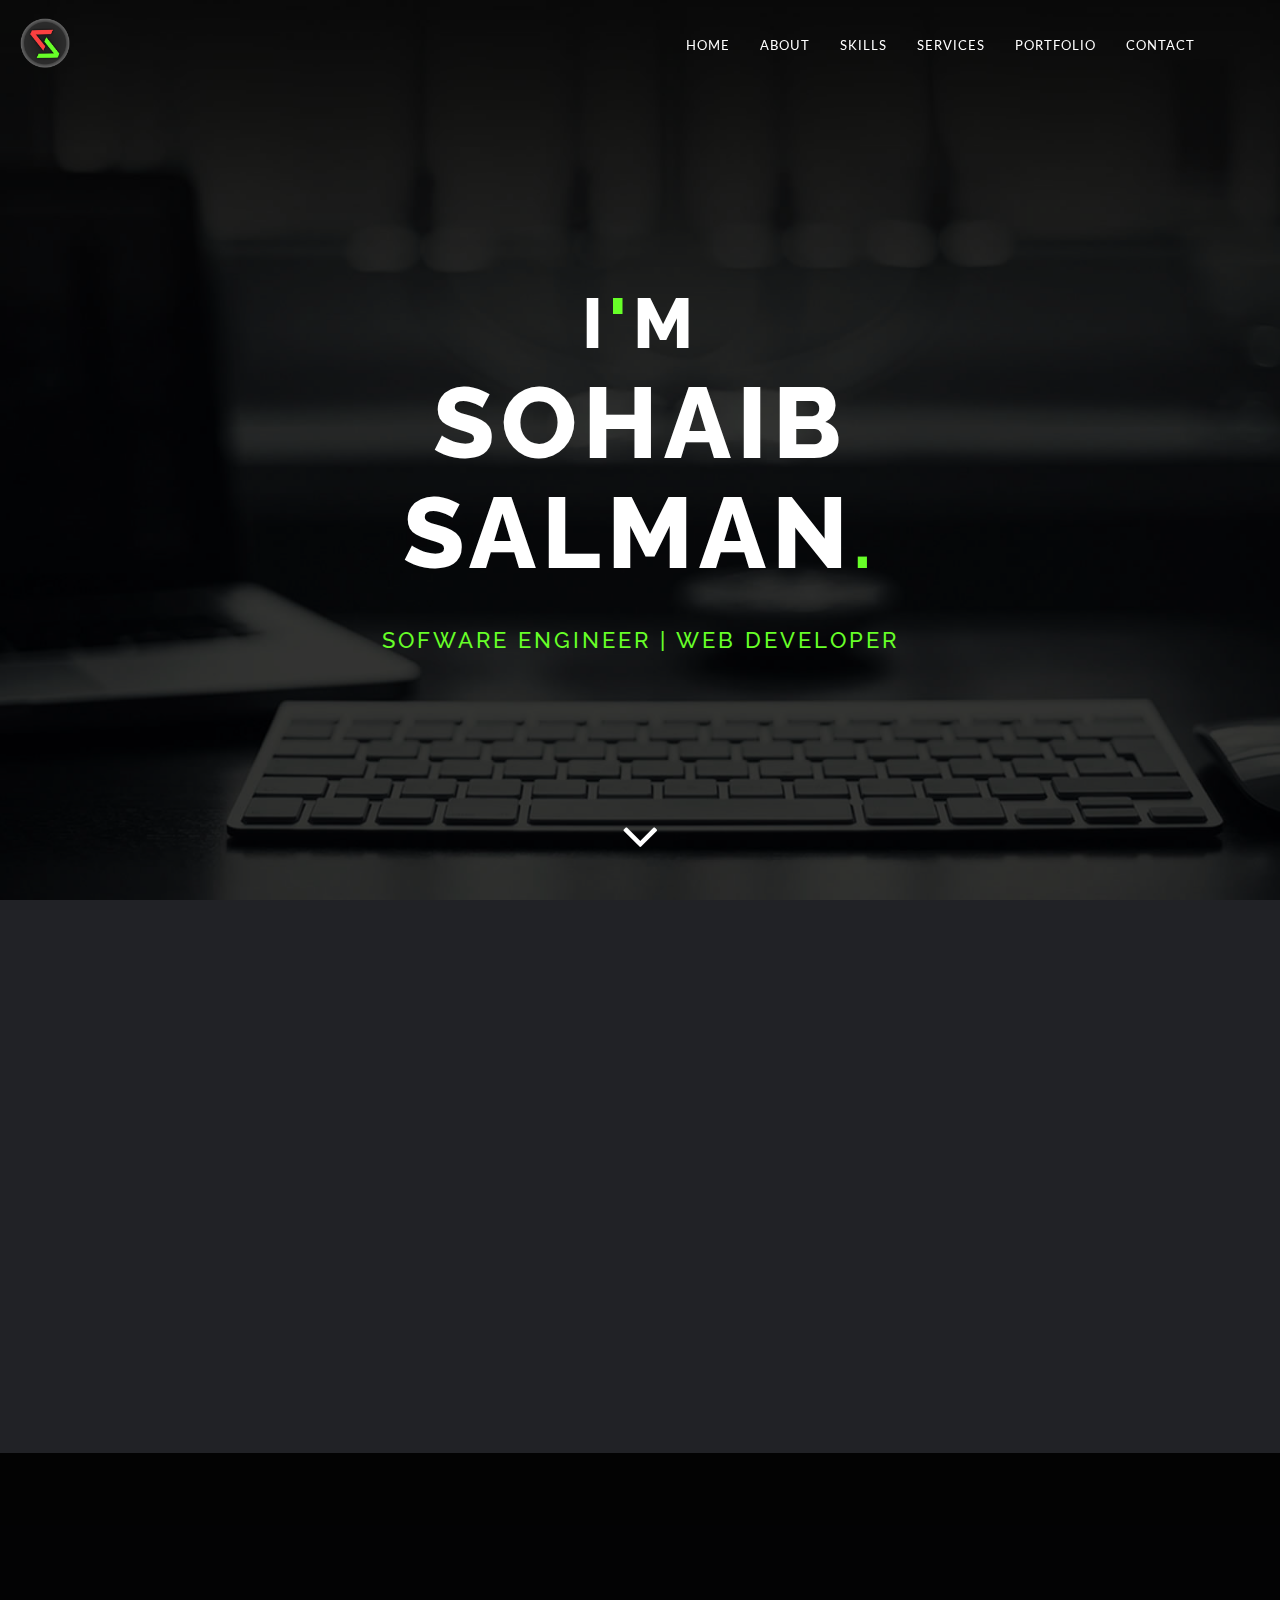
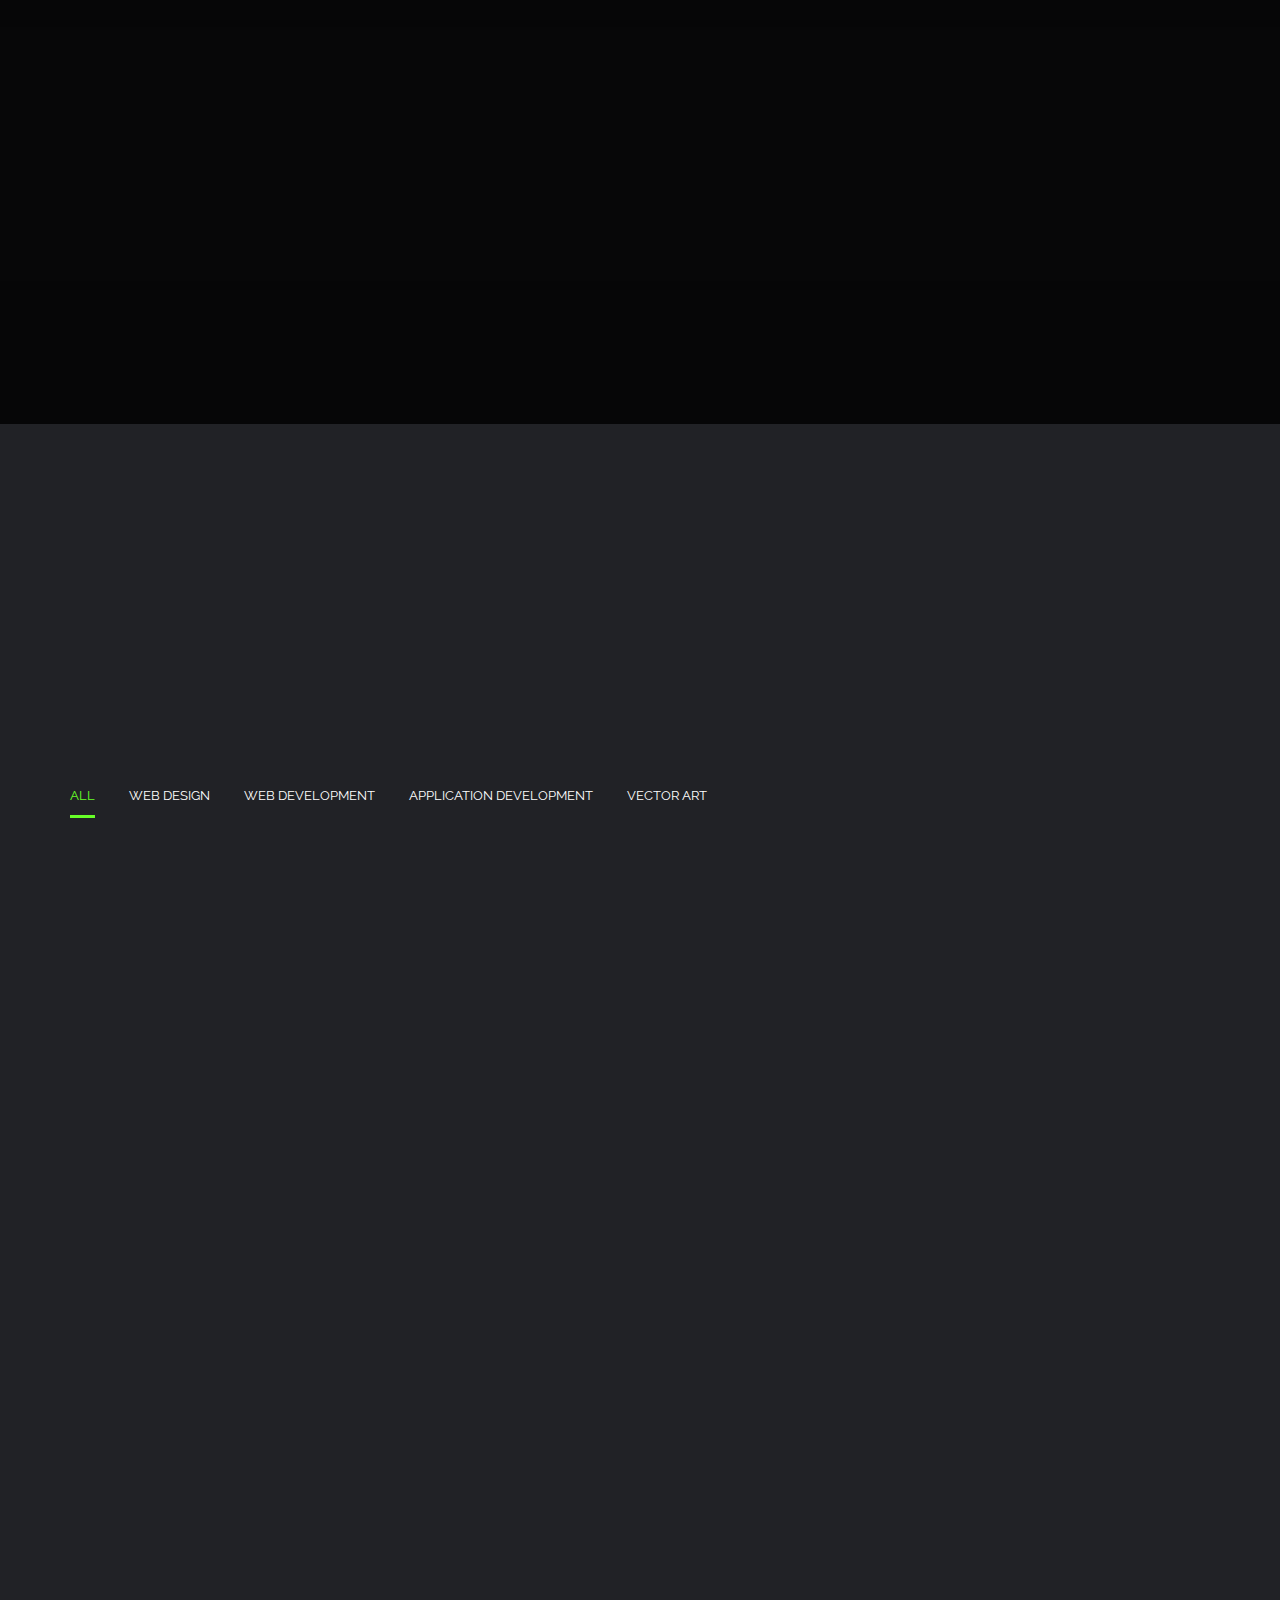
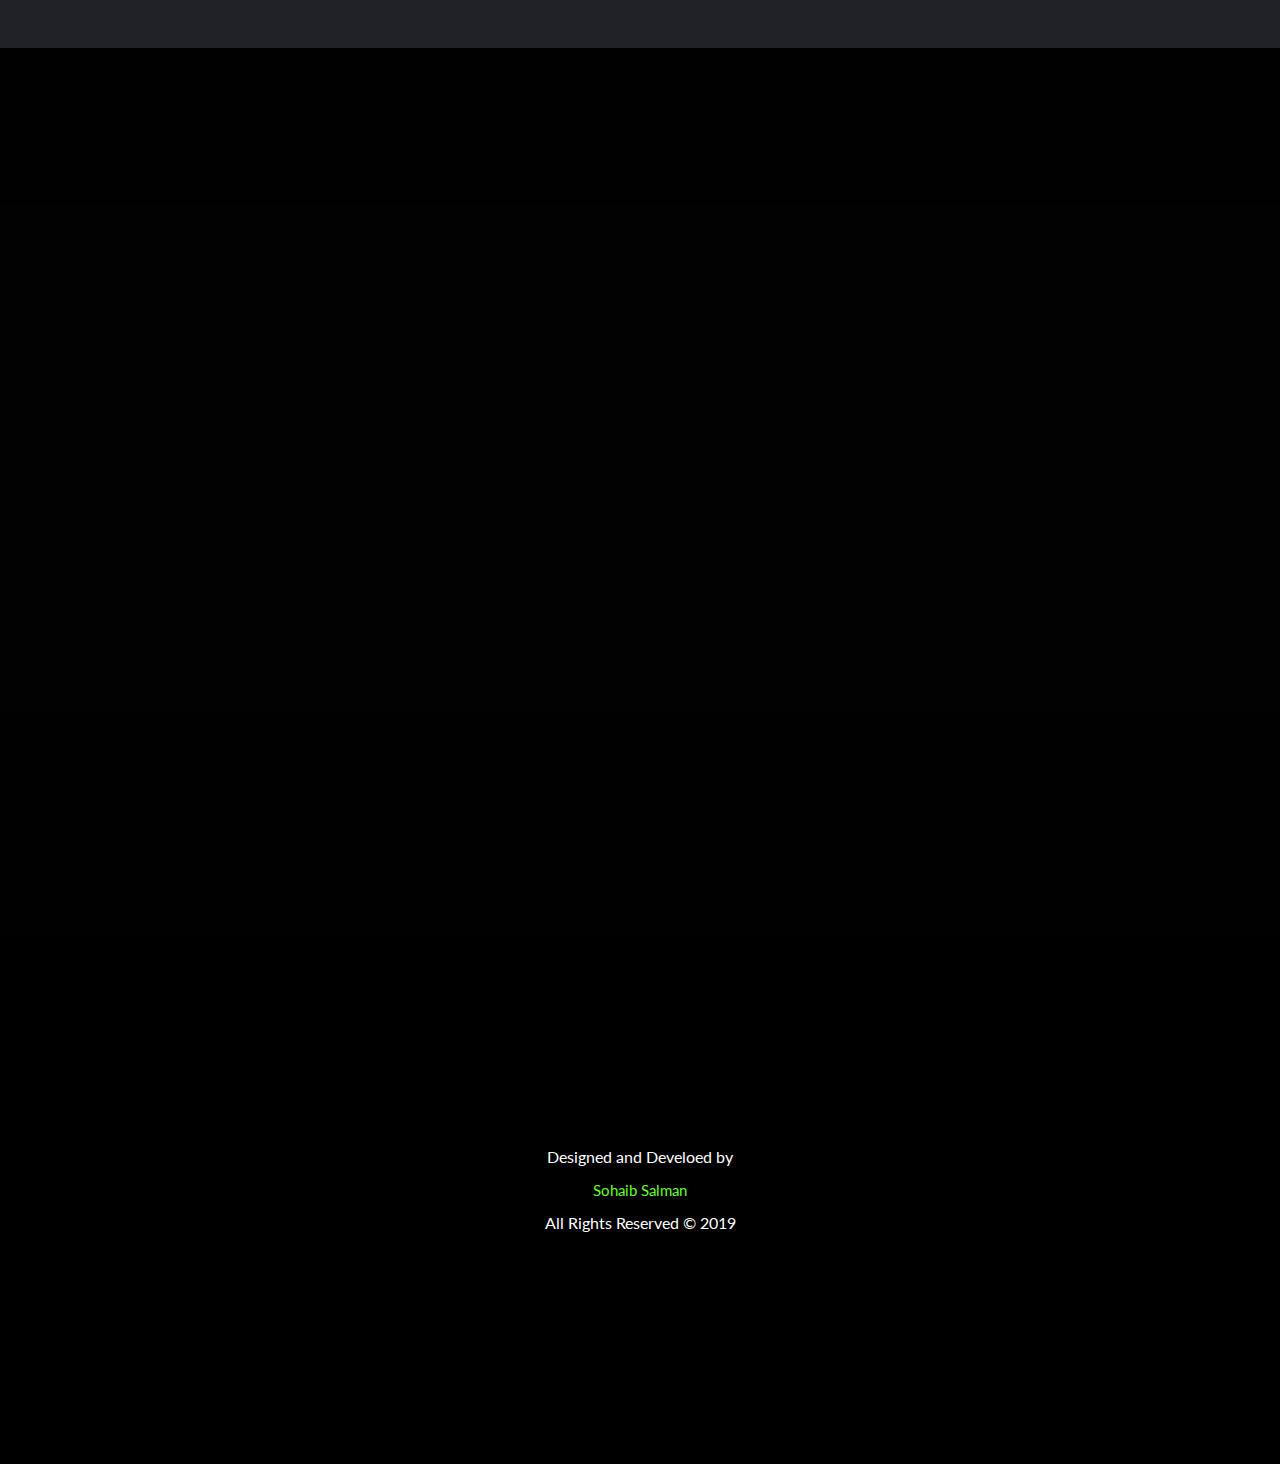
<file: dark/index.html>
<!DOCTYPE html>
<html lang="en">

<head>

    <meta charset="UTF-8">
    <meta name="viewport" content="width=device-width, initial-scale=1.0">
    <meta http-equiv="X-UA-Compatible" content="ie=edge">



    <!--FONT AWESOME LINK-->
    <link rel="stylesheet" href="css/font-awesome/css/font-awesome.css">

    <!--FAVICON LINK-->
    <link rel="shortcut icon" href="img/favicon/favicon.ico" type="image/x-icon">

    <!--BOOTSTRAP LINK-->
    <link rel="stylesheet" href="css/bootstrap/bootstrap.css">

    <!--Maginific Popup Link-->
    <link rel="stylesheet" href="css/magnific-popup/magnific-popup.css">

    <!--SAL ANIMATION-->
    <link rel="stylesheet" href="css/animation/animate.css">

    <!--CSS LINK-->
    <link rel="stylesheet" href="css/main.css">

    <!--Media Queries-->
    <link rel="stylesheet" href="css/media-queries.css">

    <title>Sohaib Salman</title>

</head>

<body data-spy="scroll" data-target=".navbar" data-offset="65">

    <main>


        <div class="loading">

            <svg class="load-logo" width="783" height="500" viewBox="0 0 783 931" fill="none"
                xmlns="http://www.w3.org/2000/svg">
                <path
                    d="M565.633 173.654L566.656 171.46L564.236 171.52L124.707 182.536L123.778 182.56L123.385 183.402L86.6195 262.246L86.2271 263.087L86.8053 263.813L360.703 607.995L362.219 609.901L363.239 607.689L405.792 515.384L406.183 514.534L405.593 513.808L208.251 271.46L521.151 267.04L522.092 267.027L522.49 266.174L565.633 173.654Z"
                    stroke="#FC4040" stroke-width="3" />
                <path
                    d="M216.823 758.171L215.8 760.365L218.22 760.304L657.749 749.288L658.678 749.265L659.071 748.423L695.836 669.579L696.228 668.738L695.65 668.011L421.753 323.83L420.236 321.924L419.217 324.136L376.851 416.039L376.46 416.888L377.05 417.613L574.608 660.55L261.305 664.785L260.364 664.797L259.966 665.651L216.823 758.171Z"
                    stroke="#67FF28" stroke-width="3" />
            </svg>

            <svg class="circle" xmlns="http://www.w3.org/2000/svg" xmlns:xlink="http://www.w3.org/1999/xlink"
                width="1016.544" height="550" viewBox="0 0 1016.544 1016.544">
                <defs>
                    <radialGradient id="radial-gradient" cx="0.5" cy="0.5" r="0.5" gradientUnits="objectBoundingBox">
                        <stop offset="0" stop-color="#1e1e1e" />
                        <stop offset="0.862" stop-color="#2d2d2d" />
                        <stop offset="0.866" stop-color="#414141" />
                        <stop offset="1" stop-color="#686868" />
                    </radialGradient>
                </defs>
                <circle id="Ellipse_1" data-name="Ellipse 1" cx="508.272" cy="508.272" r="508.272"
                    fill="url(#radial-gradient)" />
            </svg>


        </div>


        <!--NAVBAR-->
        <header>
            <nav class="navbar navbar-fixed-top">
                <div class="container-fluid">
                    <div class="site-nav-wrapper">
                        <div class="navbar-header">
                            <!--Mobile Open Menu-->
                            <span id="mobile-nav-open-btn">&#9776;</span>
                            <!--LOGO-->
                            <a href="#homepage" class="navbar-brand">
                                <img src="img/logo/Logo.png" alt="" class="logo">
                            </a>
                        </div>
                        <!--Main Menu-->
                        <div class="container">
                            <div class="collapse navbar-collapse pull-right">
                                <ul class="nav navbar-nav">
                                    <li><a class="smooth-scroll" href="#homepage">Home</a></li>
                                    <li><a class="smooth-scroll" href="#about">About</a></li>
                                    <li><a class="smooth-scroll" href="#skills">Skills</a></li>
                                    <li><a class="smooth-scroll" href="#services">Services</a></li>
                                    <li><a class="smooth-scroll" href="#portfolio">Portfolio</a></li>
                                    <li><a class="smooth-scroll" href="#contact">Contact</a></li>
                                </ul>
                            </div>
                        </div>

                        <!--Mobile  Menu-->
                        <div class="mobile-nav">
                            <span id="mobile-nav-close-btn">&times;</span>
                            <div class="mobile-nav-content">
                                <ul class="nav">
                                    <li><a class="smooth-scroll" href="#homepage">Home</a></li>
                                    <li><a class="smooth-scroll" href="#about">About</a></li>
                                    <li><a class="smooth-scroll" href="#skills">Skills</a></li>
                                    <li><a class="smooth-scroll" href="#services">Services</a></li>
                                    <li><a class="smooth-scroll" href="#portfolio">Portfolio</a></li>
                                    <li><a class="smooth-scroll" href="#contact">Contact</a></li>
                                </ul>
                            </div>
                        </div>

                    </div>
                </div>
            </nav>
        </header>

        <!--HOMEPAGE-->
        <section class="section-homepage" id="homepage">
            <!--Hompeage Wrapper-->
            <div class="homepage">
                <!--Background Image and Overlay-->
                <div class="homepage__bg-image">&nbsp;</div>
                <div class="homepage__overlay">&nbsp;</div>
                <!--Headings-->
                <div class="homepage__content">
                    <h1 class="homepage__content--heading-main"> <span>I<span class="color">'</span>m</span>
                        <br>Sohaib<br>Salman<span class="color">.</span> </h1>
                    <h2 class="homepage__content--heading-sub u-margin-top-medium">Sofware Engineer | Web Developer</h2>
                </div>
                <!--Arrow Down-->
                <div class="homepage__arrow-down">
                    <a class="smooth-scroll" href="#about"> <i class="fa fa-angle-down"></i> </a>
                </div>
            </div>
            <!--Wrapper Ends-->
        </section>
        <!--HOMEPAGE ENDS-->


        <!--ABOUT SECTION-->
        <section class="section-about" id="about">
            <!--About Wrapper-->
            <div class="about">
                <!--Bootstrap Container for Row-->
                <div class="container">
                    <!--BootStrap Row-->
                    <div class="row">
                        <!--Bootstrap Column-->
                        <div class="col-md-8 col-sm-8">
                            <!--Heading of About Section-->
                            <div class="about__heading  wow slideInLeft" data-wow-duration="1s">
                                <h1 class="heading-primary u-margin-left-large u-margin-bottom-large">About <span
                                        class="color">Me</span> </h1>
                                <h2 class="heading-vertical">Who am I?</h2>
                            </div>
                            <!--About Details-->
                            <div class="about__content wow slideInUp">
                                <p class="paragraph">
                                    I'm a Software Engineer from Pakistan. I have interest and passion in Web
                                    Development, especially in Frontend development. I aim to design stylish, dynamic,
                                    user friendly and responsive web pages, that attracts the user's attention.
                                    Programming is just not my passion, its my hobby. From school level till now, I
                                    always had keen interest in computer science. I believe in computer programming, no
                                    one is just perfect. No matter how perfectly you have grip on some programming
                                    language, there is always something more to learn. And this thing makes me more
                                    curious because I love to learn.
                                </p>
                                <a href="#contact" class="paragraph smooth-scroll">Interested? Let's Work Together!</a>
                            </div>
                        </div>
                        <!--Bootstrap Column-->
                        <div class="col-md-4 col-sm-4 wow zoomIn">
                            <!--My Picture-->
                            <div class="about__image">
                                <img src="img/about/sohaib.svg" alt="Sohaib Salman" class="img-responsive my-pic">
                                <h3 class="text-center u-margin-top-small">Sohaib Salman</h3>
                            </div>
                        </div>
                    </div>

                </div>

            </div>

            <div class="plus-points u-margin-top-huge">

                <div class="plus-points__overlay">&nbsp;</div>

                <div class="container">

                    <div class="row">
                        <!--Plus Point 01-->
                        <div class="col-md-3 col-sm-3 wow zoomIn" data-wow-delay=".1s">
                            <div class="plus-points__content">
                                <!--ICON-->
                                <i class="fa fa-bolt"></i>
                                <!--Heading-->
                                <h3 class="heading-tertiary">Speedy!</h3>
                                <!--LINE-->
                                <hr>
                                <!--DETAILS-->
                                <p>
                                    Good knowledge of programming, excellent problem solving skills and experience in
                                    the field, that makes me productive speedy to deliver my work!
                                </p>
                            </div>
                        </div>

                        <!--Plus Point 02-->
                        <div class="col-md-3 col-sm-3 wow zoomIn" data-wow-delay=".2s">
                            <div class="plus-points__content">
                                <!--ICON-->
                                <i class="fa fa-lightbulb-o"></i>
                                <!--Heading-->
                                <h3 class="heading-tertiary">Idealistic!</h3>
                                <!--LINE-->
                                <hr>
                                <!--DETAILS-->
                                <p>
                                    Aware of modern designs, always keep an eye on new standards and try to
                                    create stylish and unique interfaces according to modern standards!
                                </p>
                            </div>
                        </div>

                        <!--Plus Point 03-->
                        <div class="col-md-3 col-sm-3 wow zoomIn" data-wow-delay=".3s">
                            <div class="plus-points__content">
                                <!--ICON-->
                                <i class="fa fa-headphones"></i>
                                <!--HEADING-->
                                <h3 class="heading-tertiary">Supportive!</h3>
                                <!--LINE-->
                                <hr>
                                <!--DETAILS-->
                                <p>
                                    I believe that best product is a result of excellent collaboration from
                                    developer and customer. Always ready to provide full support and collaboration!
                                </p>
                            </div>
                        </div>

                        <!--Plus Point 04-->
                        <div class="col-md-3 col-sm-3 wow zoomIn" data-wow-delay=".4s">
                            <div class="plus-points__content">
                                <!--ICON-->
                                <i class="fa fa-pencil"></i>
                                <!--HEADING-->
                                <h3 class="heading-tertiary">Learner!</h3>
                                <!--LINE-->
                                <hr>
                                <!--DETAILS-->
                                <p>
                                    Passionate to learn new technologies and new trends of development. I believe that
                                    the more you learn, the more efficient and more elegant you code!
                                </p>
                            </div>
                        </div>
                    </div>
                </div>
            </div>
            <!--Plus Point Ends-->


            <!--SKILL SECTION START-->

            <div class="skill-section" id="skills">
                <div class="heading-primary text-center u-margin-bottom-large wow slideInLeft" data-wow-duration="1s">My
                    <span class="color">Skills</span>
                </div>
                <div class="skill-elements">

                    <div class="container">
                        <div class="row wow fadeInUp">
                            <!--Skill 01-->
                            <div class="col-md-6 col-sm-6">
                                <!--Skill Web Design-->
                                <div class="skill">
                                    <!--Skill Heading-->
                                    <h2 class="u-margin-bottom-tiny">Web Design (Adobe Xd)</h2>

                                    <div class="progress">
                                        <div class="progress-bar" role="progressbar" style="width: 0;"
                                            aria-valuenow="90" aria-valuemin="0" aria-valuemax="100"> <span>90%</span>
                                        </div>
                                    </div>
                                </div>
                            </div>

                            <!--Skill 02-->
                            <div class="col-md-6 col-sm-6">
                                <!--Skill HTML-->
                                <div class="skill">
                                    <!--Skill Heading-->
                                    <h2 class="u-margin-bottom-tiny">HTML</h2>

                                    <div class="progress">
                                        <div class="progress-bar" role="progressbar" style="width: 0;"
                                            aria-valuenow="85" aria-valuemin="0" aria-valuemax="100"> <span>85%</span>
                                        </div>
                                    </div>
                                </div>
                            </div>

                            <!--Skill 03-->
                            <div class="col-md-6 col-sm-6">
                                <!--Skill CSS + SASS-->
                                <div class="skill">
                                    <!--Skill Heading-->
                                    <h2 class="u-margin-bottom-tiny">CSS and SASS</h2>

                                    <div class="progress">
                                        <div class="progress-bar" role="progressbar" style="width: 0;"
                                            aria-valuenow="82" aria-valuemin="0" aria-valuemax="100"> <span>82%</span>
                                        </div>
                                    </div>
                                </div>
                            </div>

                            <!--Skill 04-->
                            <div class="col-md-6 col-sm-6">
                                <!--Skill Bootstrap-->
                                <div class="skill">
                                    <!--Skill Heading-->
                                    <h2 class="u-margin-bottom-tiny">Bootstrap</h2>

                                    <div class="progress">
                                        <div class="progress-bar" role="progressbar" style="width: 0;"
                                            aria-valuenow="75" aria-valuemin="0" aria-valuemax="100"> <span>75%</span>
                                        </div>
                                    </div>
                                </div>
                            </div>

                            <!--Skill 05-->
                            <div class="col-md-6 col-sm-6">
                                <!--Skill Javascript-->
                                <div class="skill">
                                    <!--Skill Heading-->
                                    <h2 class="u-margin-bottom-tiny">Javascript</h2>

                                    <div class="progress">
                                        <div class="progress-bar" role="progressbar" style="width: 0;"
                                            aria-valuenow="75" aria-valuemin="0" aria-valuemax="100"> <span>75%</span>
                                        </div>
                                    </div>
                                </div>
                            </div>

                            <!--Skill 06-->
                            <div class="col-md-6 col-sm-6">
                                <!--Skill C++-->
                                <div class="skill">
                                    <!--Skill Heading-->
                                    <h2 class="u-margin-bottom-tiny">C++</h2>

                                    <div class="progress">
                                        <div class="progress-bar" role="progressbar" style="width: 0;"
                                            aria-valuenow="90" aria-valuemin="0" aria-valuemax="100"> <span>90%</span>
                                        </div>
                                    </div>
                                </div>
                            </div>

                            <!--Skill 07-->
                            <div class="col-md-6 col-sm-6">
                                <!--Skill C-->
                                <div class="skill">
                                    <!--Skill Heading-->
                                    <h2 class="u-margin-bottom-tiny">C</h2>

                                    <div class="progress">
                                        <div class="progress-bar" role="progressbar" style="width: 0;"
                                            aria-valuenow="84" aria-valuemin="0" aria-valuemax="100"> <span>84%</span>
                                        </div>
                                    </div>
                                </div>
                            </div>

                            <!--Skill 08-->
                            <div class="col-md-6 col-sm-6">
                                <!--Skill PHP-->
                                <div class="skill">
                                    <!--Skill Heading-->
                                    <h2 class="u-margin-bottom-tiny">PHP</h2>

                                    <div class="progress">
                                        <div class="progress-bar" role="progressbar" style="width: 0;"
                                            aria-valuenow="73" aria-valuemin="0" aria-valuemax="100"> <span>73%</span>
                                        </div>
                                    </div>
                                </div>
                            </div>

                            <!--Skill 09-->
                            <div class="col-md-6 col-sm-6">
                                <!--Skill SQL-->
                                <div class="skill">
                                    <!--Skill Heading-->
                                    <h2 class="u-margin-bottom-tiny">SQL</h2>

                                    <div class="progress">
                                        <div class="progress-bar" role="progressbar" style="width: 0;"
                                            aria-valuenow="77" aria-valuemin="0" aria-valuemax="100"> <span>77%</span>
                                        </div>
                                    </div>
                                </div>
                            </div>

                            <!--Skill 10-->
                            <div class="col-md-6 col-sm-6">
                                <!--Skill Illustrator-->
                                <div class="skill">
                                    <!--Skill Heading-->
                                    <h2 class="u-margin-bottom-tiny">Illustration</h2>

                                    <div class="progress">
                                        <div class="progress-bar" role="progressbar" style="width: 0;"
                                            aria-valuenow="82" aria-valuemin="0" aria-valuemax="100"> <span>82%</span>
                                        </div>
                                    </div>
                                </div>
                            </div>
                            <!--END OF ROW-->
                        </div>
                        <!--END OF CONTAINER-->
                    </div>
                </div>
            </div>
        </section>
        <!--ABOUT SECTION ENDS-->


        <!--Education Section-->
        <section class="section-education section-education--1">
            <!--education Overlay-->
            <div class="section-education__overlay">&nbsp;</div>
            <!--Bootstrap Container-->
            <div class="container">
                <!--Bootstrap Row-->
                <div class="row">
                    <div class="education">
                        <div class="education__heading">
                            <div class="col-md-12 text-center wow fadeInLeft">
                                <h2 class="heading-secondary">Education</h2>
                            </div>
                        </div>
                        <div class="education__wrapper">
                            <div class="col-md-4 wow fadeInUp" data-wow-delay=".3s">
                                <div class="education__content education__content--1">
                                    <i class="fa fa-university"></i>
                                    <h5>BS-IT</h5>
                                    <h6>Current</h6>
                                    <p>Punjab University College of Information and Technology (PUCIT), Lahore, Pakistan
                                    </p>
                                </div>
                            </div>
                            <div class="col-md-4 wow fadeInUp" data-wow-delay=".6s">
                                <div class="education__content education__content--2">
                                    <i class="fa fa-book"></i>
                                    <h5>ICS</h5>
                                    <h6>2017</h6>
                                    <p>Superior College of Information and Technology, Lahore, Pakistan
                                    </p>
                                </div>
                            </div>
                            <div class="col-md-4 wow fadeInUp" data-wow-delay=".9s">
                                <div class="education__content education__content--3">
                                    <i class="fa fa-pencil"></i>
                                    <h5>Matric (Computer Science)</h5>
                                    <h6>2015</h6>
                                    <p>The New School, Model Town, Lahore, Pakistan
                                    </p>
                                </div>
                            </div>
                        </div>


                    </div>
                </div>
            </div>
        </section>
        <!--education Section Ends-->


        <!--Service Section Start-->

        <section class="section-services" id="services">

            <div class="services">
                <!--Section Heading-->
                <div class="services__heading text-center wow slideInDown">
                    <h2 class="heading-horizontal">What I Offer</h2>
                    <h1 class="heading-primary">My <span class="color">Professional</span> Sercvices </h1>
                </div>
                <!--Services Part 01-->
                <div class="services__primary">

                    <div class="container-fluid">
                        <div class="row">
                            <!--Side Image-->
                            <div class="col-md-7 col-sm-7 wow zoomIn">
                                <div class="services__primary--image u-margin-top-large">
                                    <img src="img/Services/services.png" alt="Sohaib's Services" class="img-responsive">
                                </div>
                            </div>

                            <!--Services Details-->
                            <div class="col-md-5 col-sm-5 wow fadeInLeft">
                                <!--Service 01-->
                                <div class="services__primary--content">
                                    <div class="row">
                                        <div class="col-md-2 col-sm-2 text-right">
                                            <i class="fa fa-paint-brush"></i>
                                        </div>
                                        <!--Text-->
                                        <div class="col-md-10 col-sm-10">
                                            <div class="services__primary--content-wrapper">
                                                <h6>Service 01</h6>
                                                <h5>Web Design</h5>
                                                <p>
                                                    This includes professional service of Web Interface Design. I will
                                                    design User Interface of your website from scratch, update your
                                                    current Web Interface, or re-design Web Interface using softwares
                                                    Adobe Xd and Adobe Photoshop.
                                                </p>
                                            </div>
                                        </div>
                                    </div>
                                </div>

                                <!--Service 02-->
                                <div class="services__primary--content">
                                    <div class="row">
                                        <div class="col-md-2 col-sm-2 text-right">
                                            <i class="fa fa-code"></i>
                                        </div>
                                        <!--Text-->
                                        <div class="col-md-10 col-sm-10">
                                            <div class="services__primary--content-wrapper">
                                                <h6>Service 02</h6>
                                                <h5>Web Development</h5>
                                                <p>
                                                    This includes professional service of Web Development by using
                                                    Programming Languages. I will develop your website from scracth, or
                                                    make changes to your current website. The website will be compatible
                                                    with all browsers.
                                                </p>
                                            </div>
                                        </div>
                                    </div>
                                </div>

                                <!--Service 03-->
                                <div class="services__primary--content">
                                    <div class="row">
                                        <div class="col-md-2 col-sm-2 text-right">
                                            <i class="fa fa-desktop"></i>
                                        </div>
                                        <!--Text-->
                                        <div class="col-md-10 col-sm-10">
                                            <div class="services__primary--content-wrapper">
                                                <h6>Service 03</h6>
                                                <h5>Desktop Application Development</h5>
                                                <p>
                                                    This includes professional services of problems related to C, C++,
                                                    C#
                                                    programming. I will solve problems related to Object-Oriented
                                                    Programming, Data Structures, Algorithms, make a project (both
                                                    console and GUI based).
                                                </p>
                                            </div>
                                        </div>
                                    </div>
                                </div>

                            </div>
                            <!--End of Service Detail (Right Side)-->
                        </div>
                        <!--End of Row-->
                    </div>
                    <!--End of Container-->
                    <div class="button u-margin-top-large wow zoomIn">
                        <a href="#" class="btn-general btn-general--black">See More &rarr;</a>
                    </div>
                </div>
                <!--End of Primary Services-->
            </div>
        </section>

        <!--Service Section End-->

        <!--Section Why Me?-->

        <section class="section-statement section-statement--2">
            <!--Section Overlay-->
            <div class="section-statement__overlay">&nbsp;</div>
            <!--Bootstrap Container-->
            <div class="container">
                <!--Bootstrap Row-->
                <div class="row wow fadeInDown">
                    <div class="col-md-12 text-center">
                        <h4>
                            <i class="fa fa-quote-left"></i>
                            I aim to provide professional services for customer of all sizes,
                            to design and develop stylish, responsive, dynamic, modern and cross-browser/system
                            compatible
                            Websites and Applications for their business, with minimal cost but high quality
                            product.
                            <i class="fa fa-quote-right"></i>
                        </h4>
                        <p>~ Sohaib Salman ~</p>
                    </div>
                </div>
            </div>
        </section>

        <!--Section WHY ME End-->

        <!--Portfolio Secion Starts-->
        <section class="section-portfolio" id="portfolio">

            <div class="portfolio">
                <!--Heading of Portfolio Section-->
                <div class="container">
                    <div class="row">

                        <div class="col-md-12">
                            <div class="about__heading wow fadeInLeft">
                                <h1 class="heading-primary u-margin-left-large u-margin-bottom-large">My <span
                                        class="color">Portfolio</span> </h1>
                                <h2 class="heading-vertical">See My Work</h2>
                            </div>
                        </div>

                        <div class="col-md-12">
                            <div class="isotope-filters">

                                <button class="filter-button active" data-filter="*"> <span>All</span> </button>
                                <button class="filter-button" data-filter=".web-design"> <span>Web Design</span>
                                </button>
                                <button class="filter-button" data-filter=".web-development"> <span>Web
                                        Development</span>
                                </button>
                                <button class="filter-button" data-filter=".app"> <span>Application Development</span>
                                </button>
                                <button class="filter-button" data-filter=".vector"> <span>Vector Art</span> </button>


                            </div>
                        </div>

                    </div>
                </div>

                <!--Portfolio Content-->
                <div class="portfolio__content u-margin-top-small wow fadeInUp">

                    <div class="container-fluid">

                        <div class="row no-gutter">
                            <div class="isotope-container">

                                <div class="col-md-3 col-sm-6 col-xs-12 web-design">
                                    <!--ITEM 01-->
                                    <div class="portfolio__content--item">
                                        <a href="img/portfolio/web design/fast-food.png" title="Fast Food Web Design">

                                            <img src="img/portfolio/web design/fast-food.png"
                                                alt="fast_food_by_Sohaib_Salman" class="img-responsive">

                                            <div class="portfolio__content__overlay">

                                                <div class="portfolio__content__overlay--details text-center">
                                                    <h3>Web Design</h3>
                                                    <span></span>
                                                    <p>Designing, Adobe Xd</p>
                                                </div>

                                            </div>
                                        </a>
                                    </div>
                                </div>

                                <div class="col-md-3  col-sm-6 col-xs-12 vector">
                                    <!--ITEM 02-->
                                    <div class="portfolio__content--item">

                                        <a href="img/portfolio/vector/asad.png" title="Vector Potrait">

                                            <img src="img/portfolio/vector/asad.png" alt="LMS_by_Sohaib_Salman"
                                                class="img-responsive">

                                            <div class="portfolio__content__overlay">

                                                <div class="portfolio__content__overlay--details text-center">
                                                    <h3>Vector Potrait</h3>
                                                    <span></span>
                                                    <p>Art, Illustration</p>
                                                </div>

                                            </div>

                                        </a>
                                    </div>
                                </div>

                                <div class="col-md-3  col-sm-6 col-xs-12 web-design">

                                    <!--ITEM 03-->
                                    <div class="portfolio__content--item">
                                        <a href="img/portfolio/web design/photography.png"
                                            title="Photographer Web Design">

                                            <img src="img/portfolio/web design/photography.png"
                                                alt="photography_by_Sohaib_Salman" class="img-responsive">

                                            <div class="portfolio__content__overlay">

                                                <div class="portfolio__content__overlay--details text-center">
                                                    <h3>Web Design</h3>
                                                    <span></span>
                                                    <p>Designing, Adobe Xd</p>
                                                </div>

                                            </div>

                                        </a>
                                    </div>
                                </div>

                                <div class="col-md-3 col-sm-6 col-xs-12 vector">

                                    <!--ITEM 04-->
                                    <div class="portfolio__content--item">
                                        <a href="img/portfolio//vector/hasaan.png" title="Vector Art">

                                            <img src="img/portfolio/vector/hasaan.png" alt="vector_by_Sohaib_Salman"
                                                class="img-responsive">

                                            <div class="portfolio__content__overlay">

                                                <div class="portfolio__content__overlay--details text-center">
                                                    <h3>Vector Potrait</h3>
                                                    <span></span>
                                                    <p>Art, Illustration</p>
                                                </div>

                                            </div>

                                        </a>
                                    </div>
                                </div>

                                <div class="col-md-3 col-sm-6 col-xs-12 app">
                                    <!--ITEM 05-->
                                    <div class="portfolio__content--item">
                                        <a href="img/portfolio/application/cpp-lms.png" title="LMS C++">

                                            <img src="img/portfolio/application/cpp-lms.png" alt="C++_LMS_Sohaib_Salman"
                                                class="img-responsive">

                                            <div class="portfolio__content__overlay">

                                                <div class="portfolio__content__overlay--details text-center">
                                                    <h3>Application Development</h3>
                                                    <span></span>
                                                    <p>C++, Console</p>
                                                </div>

                                            </div>

                                        </a>
                                    </div>
                                </div>

                                <div class="col-md-3 col-sm-6 col-xs-12 web-design web-development">
                                    <!--ITEM 06-->
                                    <div class="portfolio__content--item">
                                        <a href="img/portfolio/web development/shaheen-library.png"
                                            title="Online Library Management System using PHP and SQL">

                                            <img src="img/portfolio/web development/shaheen-library.png"
                                                alt="Online_LMS_Sohaib_Salman" class="img-responsive">

                                            <div class="portfolio__content__overlay">

                                                <div class="portfolio__content__overlay--details text-center">
                                                    <h3>Web Development</h3>
                                                    <span></span>
                                                    <p>Devlopment, PHP, SQL</p>
                                                </div>

                                            </div>

                                        </a>
                                    </div>
                                </div>
                                <!--End of Container for portfolio-->
                            </div>


                        </div>
                    </div>

                </div>
                <!--Portfolio End-->

        </section>


        <!--Contact Section Starts-->

        <section class="section-contact" id="contact">

            <div class="section-contact__bg">&nbsp;</div>
            <div class="section-contact__overlay">&nbsp;</div>


            <div class="contact">

                <div class="contact__heading text-center wow slideInDown">
                    <h2 class="heading-horizontal">Interested?</h2>
                    <h1 class="heading-primary">Contact <span class="color">Me</span></h1>
                </div>

                <div class="message text-center u-margin-top-medium u-margin-bottom-large wow fadeInLeft">
                    <p class="paragraph">Have questions? Want to work with me?</p>
                    <p class="paragraph">Email: sohaib.it40@gmail.com</p>
                </div>

                <div class="contact__content wow zoomIn">
                    <form action="#" class="form">
                        <div class="form__group">
                            <input type="text" class="form__input" placeholder="Your Name" id="name" required>
                            <label for="name" class="form__label">Your Name</label>
                        </div>
                        <div class="form__group">
                            <input type="email" class="form__input" placeholder="Email Address" id="email" required>
                            <label for="email" class="form__label">Email Address</label>
                        </div>
                        <div class="form__group">
                            <textarea placeholder="Your Message" name="message" id="message" class="form__text"
                                required></textarea>
                            <label for="message" class="form__label">Your Message</label>
                        </div>
                        <div class="button">
                            <button class="btn-general btn-general--black">Send Message</button>
                        </div>
                    </form>
                </div>

            </div>


        </section>

        <!--Contact Section Ends-->

        <!--Footer-->

        <footer class="footer">

            <div class="footer__content text-center">

                <div class="toggle-up__wrapper wow slideInUp infinite" data-wow-duration="1.5s">
                    <a href="#homepage" class="toggle-up smooth-scroll"> <i
                            class="fa fa-angle-double-up u-margin-bottom-medium"></i> </a>

                </div>
                <p class="paragraph">Designed and Develoed by</p>
                <a href="#">Sohaib Salman</a>
                <p class="paragraph u-margin-top-tiny">All Rights Reserved &copy; 2019</p>

            </div>

            <div class="footer__social-links text-center u-margin-top-medium wow fadeInDown">

                <a href="https://www.facebook.com/S0haibSalman" target="_blank"> <i class="fa fa-facebook"></i> </a>
                <a href="https://www.instagram.com/sohaib.salman/" target="_blank"> <i class="fa fa-instagram"></i> </a>
                <a href="https://www.linkedin.com/in/sohaibsalman/" target="_blank"> <i class="fa fa-linkedin"></i> </a>
                <a href="https://github.com/sohaibsalman" target="_blank"> <i class="fa fa-github"></i> </a>

            </div>

        </footer>


    </main>


    <!--
        .....................JAVA SCRIPT FILES.............
    -->

    <!--JQUERY JS-->
    <script src="js/jquery/jquery.js"></script>

    <!--BOOTSTRAP JS-->
    <script src="js/bootstrap/bootstrap.js"></script>

    <!--WAYPOINT JS-->
    <script src="js/waypoints/jquery.waypoints.js"></script>

    <!--ISOTOPE-->
    <script src="js/isotope/isotope.pkgd.min.js"></script>

    <!--MAGNIFIC POPUP-->
    <script src="js/magnific-popup/jquery.magnific-popup.min.js"></script>

    <!--Easing-->
    <script src="js/easing/jquery.easing.1.3.js"></script>

    <!--WOW ANIMATION-->
    <script src="js/animation/wow.js"></script>

    <!--CUSTOM JS-->
    <script src="js/script.js"></script>

</body>

</html>
</file>
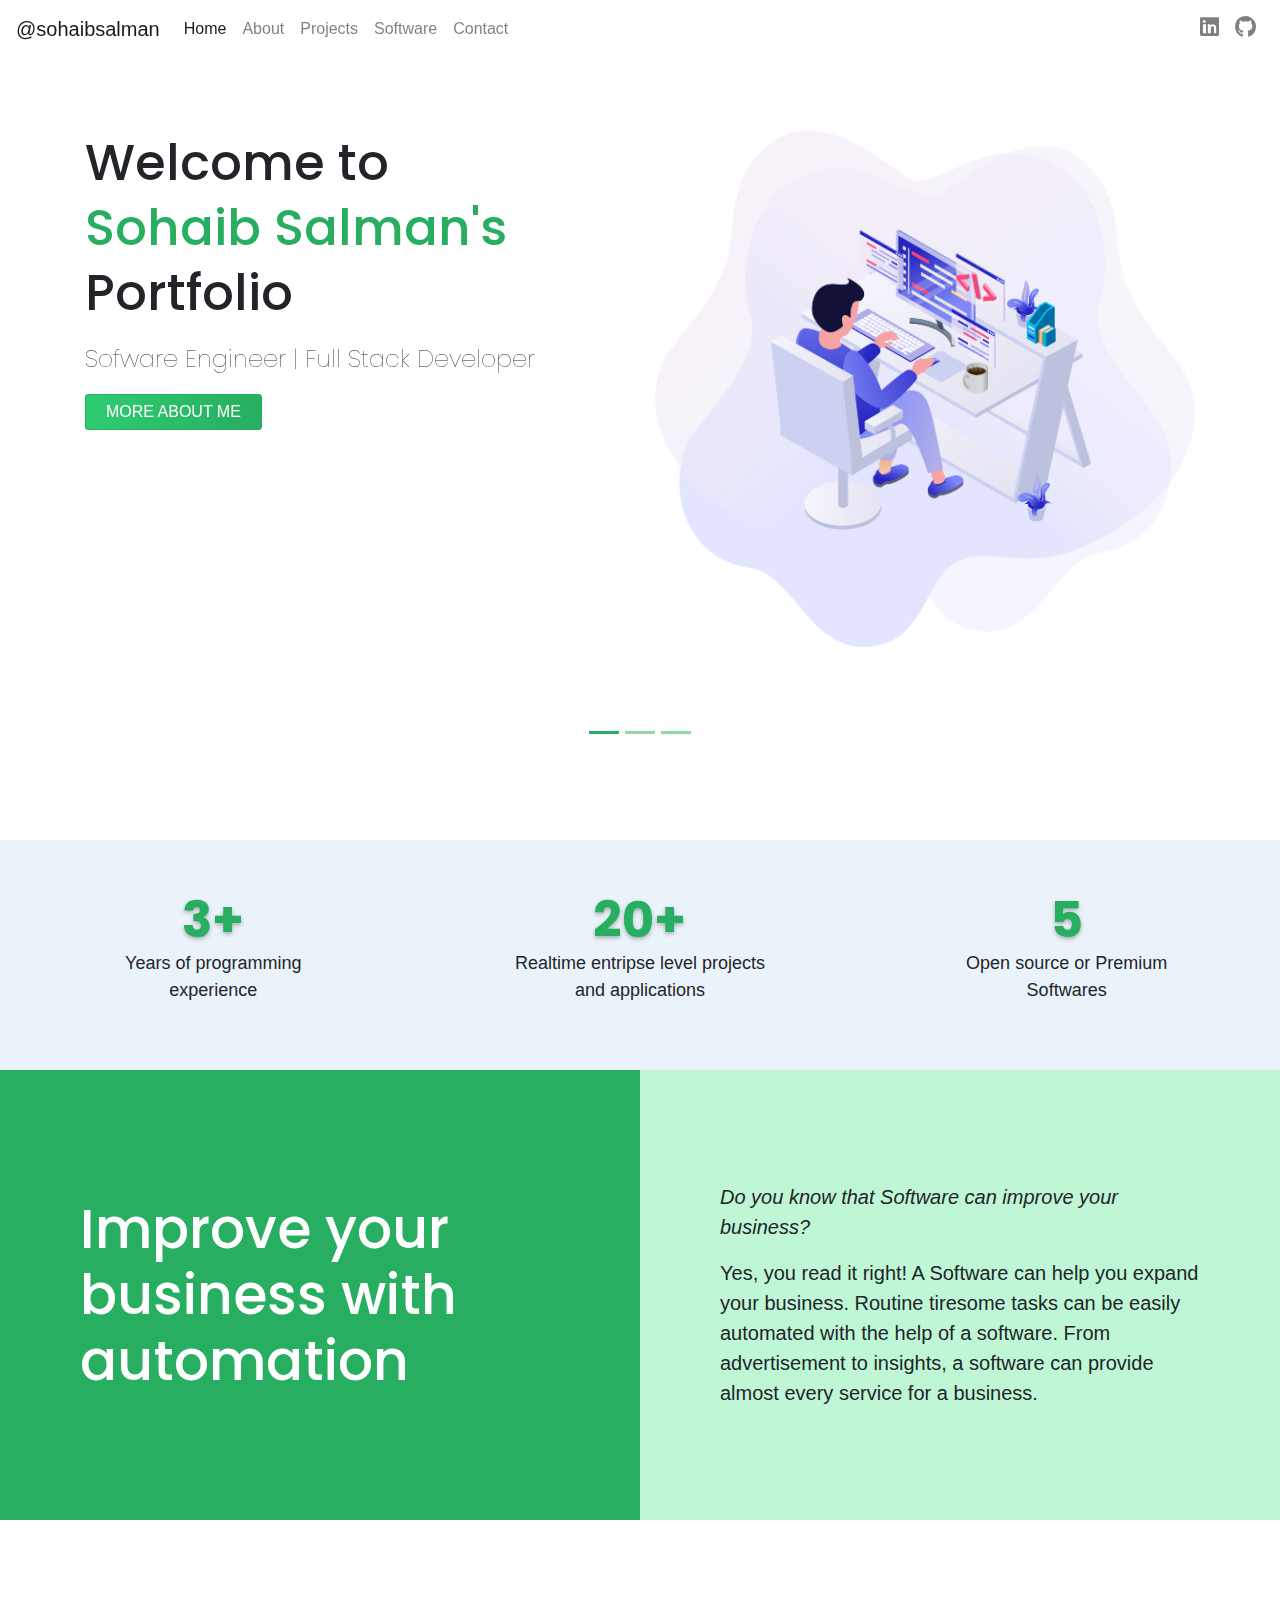
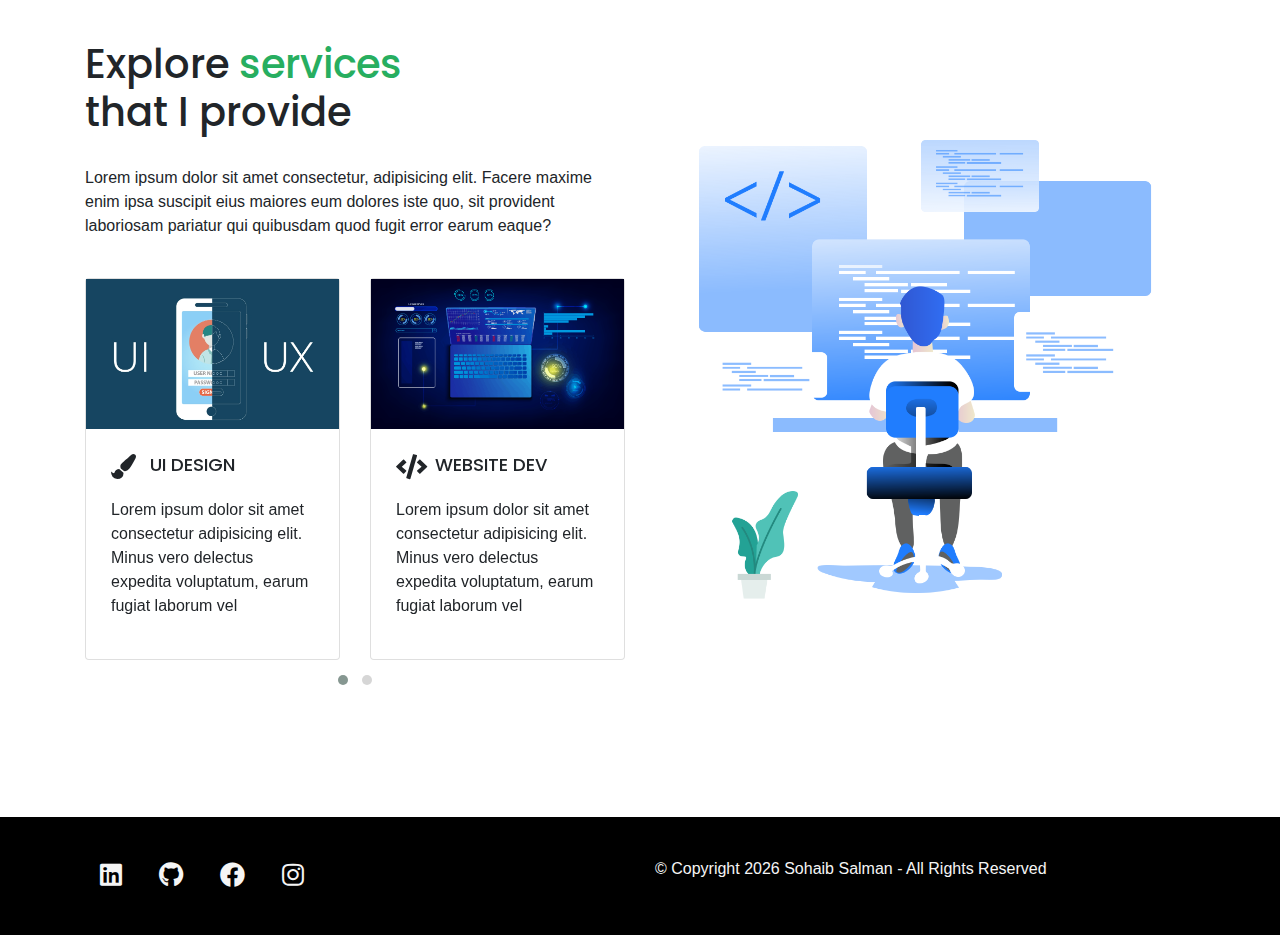
<file: pro/index.html>
<!DOCTYPE html>
<html lang="en">

<head>
  <meta charset="UTF-8">
  <meta name="viewport" content="width=device-width, initial-scale=1.0">
  <title>Sohaib Salman</title>

  <!-- CSS FILES -->
  <link rel="stylesheet" href="css/bootstrap/bootstrap.min.css">
  <link rel="stylesheet" href="css/font-awesome/css/all.min.css">
  <link rel="stylesheet" href="css/owl-carousel/owl.carousel.min.css">
  <link rel="stylesheet" href="css/owl-carousel/owl.theme.default.min.css">
  <link rel="stylesheet" href="css/main.css">
</head>

<body>

  <!-- NAVBAR -->
  <nav class="navbar navbar-expand-lg navbar-light bg-transparent fixed-top">
    <a class="navbar-brand" href="#"> <span>@</span>sohaibsalman</a>
    <button class="navbar-toggler" type="button" data-toggle="collapse" data-target="#navbarNavAltMarkup"
      aria-controls="navbarNavAltMarkup" aria-expanded="false" aria-label="Toggle navigation">
      <span class="navbar-toggler-icon"></span>
    </button>
    <div class="collapse navbar-collapse" id="navbarNavAltMarkup">
      <div class="navbar-nav">
        <a class="nav-item nav-link active" href="#">Home <span class="sr-only">(current)</span></a>
        <a class="nav-item nav-link" href="#">About</a>
        <a class="nav-item nav-link" href="#">Projects</a>
        <a class="nav-item nav-link" href="#">Software</a>
        <a class="nav-item nav-link" href="#">Contact</a>
      </div>
      <div class="navbar-nav ml-auto">
        <a class="nav-item nav-link" href="https://www.linkedin.com/in/sohaibsalman/" target="_blank"> <i
            class="fab fa-linkedin nav-icon"></i> </a>
        <a class="nav-item nav-link" href="https://github.com/sohaibsalman" target="_blank"> <i
            class="fab fa-github nav-icon"></i> </a>
      </div>
    </div>
  </nav>

  <!-- HOME PAGE -->
  <!-- Header -->
  <section class="section-home">
    <div class="home">
      <div class="wrapper">
        <div id="carouselExampleIndicators" class="carousel slide" data-ride="carousel">
          <ol class="carousel-indicators">
            <li data-target="#carouselExampleIndicators" data-slide-to="0" class="active"></li>
            <li data-target="#carouselExampleIndicators" data-slide-to="1"></li>
            <li data-target="#carouselExampleIndicators" data-slide-to="2"></li>
          </ol>
          <div class="carousel-inner">
            <!-- Slider Item 01 -->
            <div class="carousel-item active">
              <div class="container">
                <div class="row">
                  <!-- Slide Content -->
                  <div class="col-md-6">
                    <div class="home__content">
                      <!-- Main heading -->
                      <h1 class="heading-main">
                        Welcome to
                        <span class="color-primary"> Sohaib Salman's </span>
                        Portfolio
                      </h1>

                      <!-- Sub Heading -->
                      <h4 class="heading-sub u-margin-top-small">Sofware Engineer | Full Stack Developer</h4>

                      <!-- Button -->
                      <a href="#" class="_btn u-margin-top-small text-uppercase">More about me</a>
                    </div>
                  </div> <!-- Slide content ends -->

                  <!-- Slide Image -->
                  <div class="col-md-6">
                    <div class="home__img">
                      <img src="img/home/slide-01.png" class="img-fluid" alt="developer">
                    </div>
                  </div>
                </div>
              </div>

            </div>

            <!-- Slider Item 02 -->
            <div class="carousel-item">
              <div class="container">
                <div class="row">
                  <!-- Slide Content -->
                  <div class="col-md-6">
                    <div class="home__content">
                      <!-- Main heading -->
                      <h1 class="heading-main">
                        I design and develop
                        <span class="color-primary"> Enterprise Level </span>
                        applications
                      </h1>

                      <!-- Sub Heading -->
                      <h4 class="heading-sub u-margin-top-small">Web Applications | Desktop Applications </h4>

                      <!-- Button -->
                      <a href="#" class="_btn u-margin-top-small text-uppercase">Explore my projects</a>
                    </div>
                  </div> <!-- Slide content ends -->

                  <!-- Slide Image -->
                  <div class="col-md-6">
                    <div class="home__img">
                      <img src="img/home/slide-02.png" class="img-fluid" alt="programmer" style="margin-top: 20px;">
                    </div>
                  </div>
                </div>
              </div>

            </div>

            <!-- Slider Item 03 -->
            <div class="carousel-item">
              <div class="container">
                <div class="row">
                  <!-- Slide Content -->
                  <div class="col-md-6">
                    <div class="home__content">
                      <!-- Main heading -->
                      <h1 class="heading-main">
                        I provide
                        <span class="color-primary"> Software Solutions </span>
                        for routine tasks
                      </h1>

                      <!-- Sub Heading -->
                      <h4 class="heading-sub u-margin-top-small">Open Source | Premium Softwares</h4>

                      <!-- Button -->
                      <a href="#" class="_btn u-margin-top-small text-uppercase">See my software</a>
                    </div>
                  </div> <!-- Slide content ends -->

                  <!-- Slide Image -->
                  <div class="col-md-6">
                    <div class="home__img">
                      <img src="img/home/slide-03.png" class="img-fluid" alt="programmer">
                    </div>
                  </div>
                </div>
              </div>

            </div>
          </div>
        </div>
      </div>
  </section>

  <!-- Quick Overview -->
  <section class="section-home_overview">
    <div class="home_overview">
      <div class="container-fluid">
        <!-- Quick summary -->
        <div class="home_overview-summary">
          <div class="row no-gutters">
            <!-- Summary 1 -->
            <div class="col-4">
              <h3 class="txt-large"> 3+ </h3>
              <p>Years of programming <br> experience</p>
            </div>
            <!-- Summary 2 -->
            <div class="col-4">
              <h3> 20+ </h3>
              <p>Realtime entripse level projects <br> and applications</p>
            </div>
            <!-- Summary 3 -->
            <div class="col-4">
              <h3 class="txt-large">5 </h3>
              <p> Open source or Premium <br> Softwares </p>
            </div>
          </div>
        </div>
      </div>
    </div>
  </section>

  <!-- Business Pros -->
  <section class="section-home_business">
    <div class="home_business">
      <div class="container-fluid">
        <div class="row no-gutters">
          <!-- Left Side -->
          <div class="col-md-6">
            <div class="home_business--heading">
              <h2 class="color-white">Improve your business with automation</h2>
            </div>
          </div>
          <!-- Right Side -->
          <div class="col-md-6">
            <div class="home_business--content">
              <div class="text">
                <p> <em> Do you know that Software can improve your business? </em></p>
                <p>
                  Yes, you read it right! A Software can help you expand your business.
                  Routine tiresome tasks can be easily automated with the help
                  of a software. From advertisement to insights, a software can provide
                  almost every service for a business.
                </p>
              </div>
            </div>
          </div>
  </section>

  <!-- Services -->
  <section class="section-home__services">
    <div class="home__services">
      <div class="container">

        <div class="row">
          <!-- Services Content -->
          <div class="col-md-6">
            <!-- Heading -->
            <div class="home__services__heading">
              <h1 class="heading-primary">
                Explore <span class="color-primary"> services </span> <br> that I provide
              </h1>
            </div>

            <!-- Paragraph -->
            <p class="u-margin-top-medium">
              Lorem ipsum dolor sit amet consectetur, adipisicing elit. Facere maxime enim ipsa suscipit eius maiores
              eum dolores iste quo, sit provident laboriosam pariatur qui quibusdam quod fugit error earum eaque?
            </p>

            <!-- Carousel -->
            <div class="home__services__cards owl-carousel owl-theme owl-loaded u-margin-top-large">
              <!-- Card 1 -->
              <div class="card">
                <div class="card__image card__image--1">&nbsp;</div>
                <div class="card__content">
                  <div class="row">
                    <div class="col-2">
                      <i class="fas fa-paint-brush"></i>
                    </div>
                    <div class="col-10">
                      <h6>UI Design</h6>
                    </div>
                  </div>
                  <p>Lorem ipsum dolor sit amet consectetur adipisicing elit. Minus vero delectus expedita voluptatum,
                    earum fugiat laborum vel</p>
                </div>
              </div>
              <!-- Card 2 -->
              <div class="card">
                <div class="card__image card__image--2">&nbsp;</div>
                <div class="card__content">
                  <div class="row">
                    <div class="col-2">
                      <i class="fas fa-code"></i>
                    </div>
                    <div class="col-10">
                      <h6>Website Dev</h6>
                    </div>
                  </div>
                  <p>Lorem ipsum dolor sit amet consectetur adipisicing elit. Minus vero delectus expedita voluptatum,
                    earum fugiat laborum vel</p>
                </div>
              </div>
              <!-- Card 3 -->
              <div class="card">
                <div class="card__image card__image--3">&nbsp;</div>
                <div class="card__content">
                  <div class="row">
                    <div class="col-2">
                      <i class="fas fa-server"></i>
                    </div>
                    <div class="col-10">
                      <h6>Web App</h6>
                    </div>
                  </div>
                  <p>Lorem ipsum dolor sit amet consectetur adipisicing elit. Minus vero delectus expedita voluptatum,
                    earum fugiat laborum vel</p>
                </div>
              </div>
              <!-- Card 4 -->
              <div class="card">
                <div class="card__image card__image--4">&nbsp;</div>
                <div class="card__content">
                  <div class="row">
                    <div class="col-2">
                      <i class="fas fa-desktop"></i>
                    </div>
                    <div class="col-10">
                      <h6>Desktop app</h6>
                    </div>
                  </div>
                  <p>Lorem ipsum dolor sit amet consectetur adipisicing elit. Minus vero delectus expedita voluptatum,
                    earum fugiat laborum vel</p>
                </div>
              </div>
            </div> <!-- end of carousel -->
          </div>

          <!-- Services Image -->
          <div class="col-md-6">
            <div class="home__services__img">
              <img src="img/home/services.png" alt="" class="img-fluid">
            </div>
          </div>
        </div>
      </div>
    </div>
  </section>

  <!-- FOOTER -->
  <footer>
    <div class="footer">
      <div class="wrapper">
        <div class="container">
          <div class="row">
            <!-- Social Links -->
            <div class="col-md-6">
              <div class="footer__links">
                <a href="#"> <i class="fab fa-linkedin"></i> </a>
                <a href="#"> <i class="fab fa-github"></i> </a>
                <a href="#"> <i class="fab fa-facebook"></i> </a>
                <a href="#"> <i class="fab fa-instagram"></i> </a>
              </div>
            </div>
            <!-- Footer Content -->
            <div class="col-md-6">
              <div class="footer__content">
                <p> &copy; Copyright
                  <script>
                    var d = new Date();
                    document.write(d.getFullYear())
                  </script>
                  Sohaib Salman - All Rights Reserved
                </p>
              </div>
            </div>
          </div>
        </div>
      </div>
    </div>
  </footer>

  <!-- JS FILES -->
  <script src="js/jquery/jquery-3.5.1.min.js"></script>
  <script src="js/bootstrap/bootstrap.min.js"></script>
  <script src="js/owl-carousel/owl.carousel.min.js"></script>
  <script src="js/script.js"></script>
</body>

</html>
</file>
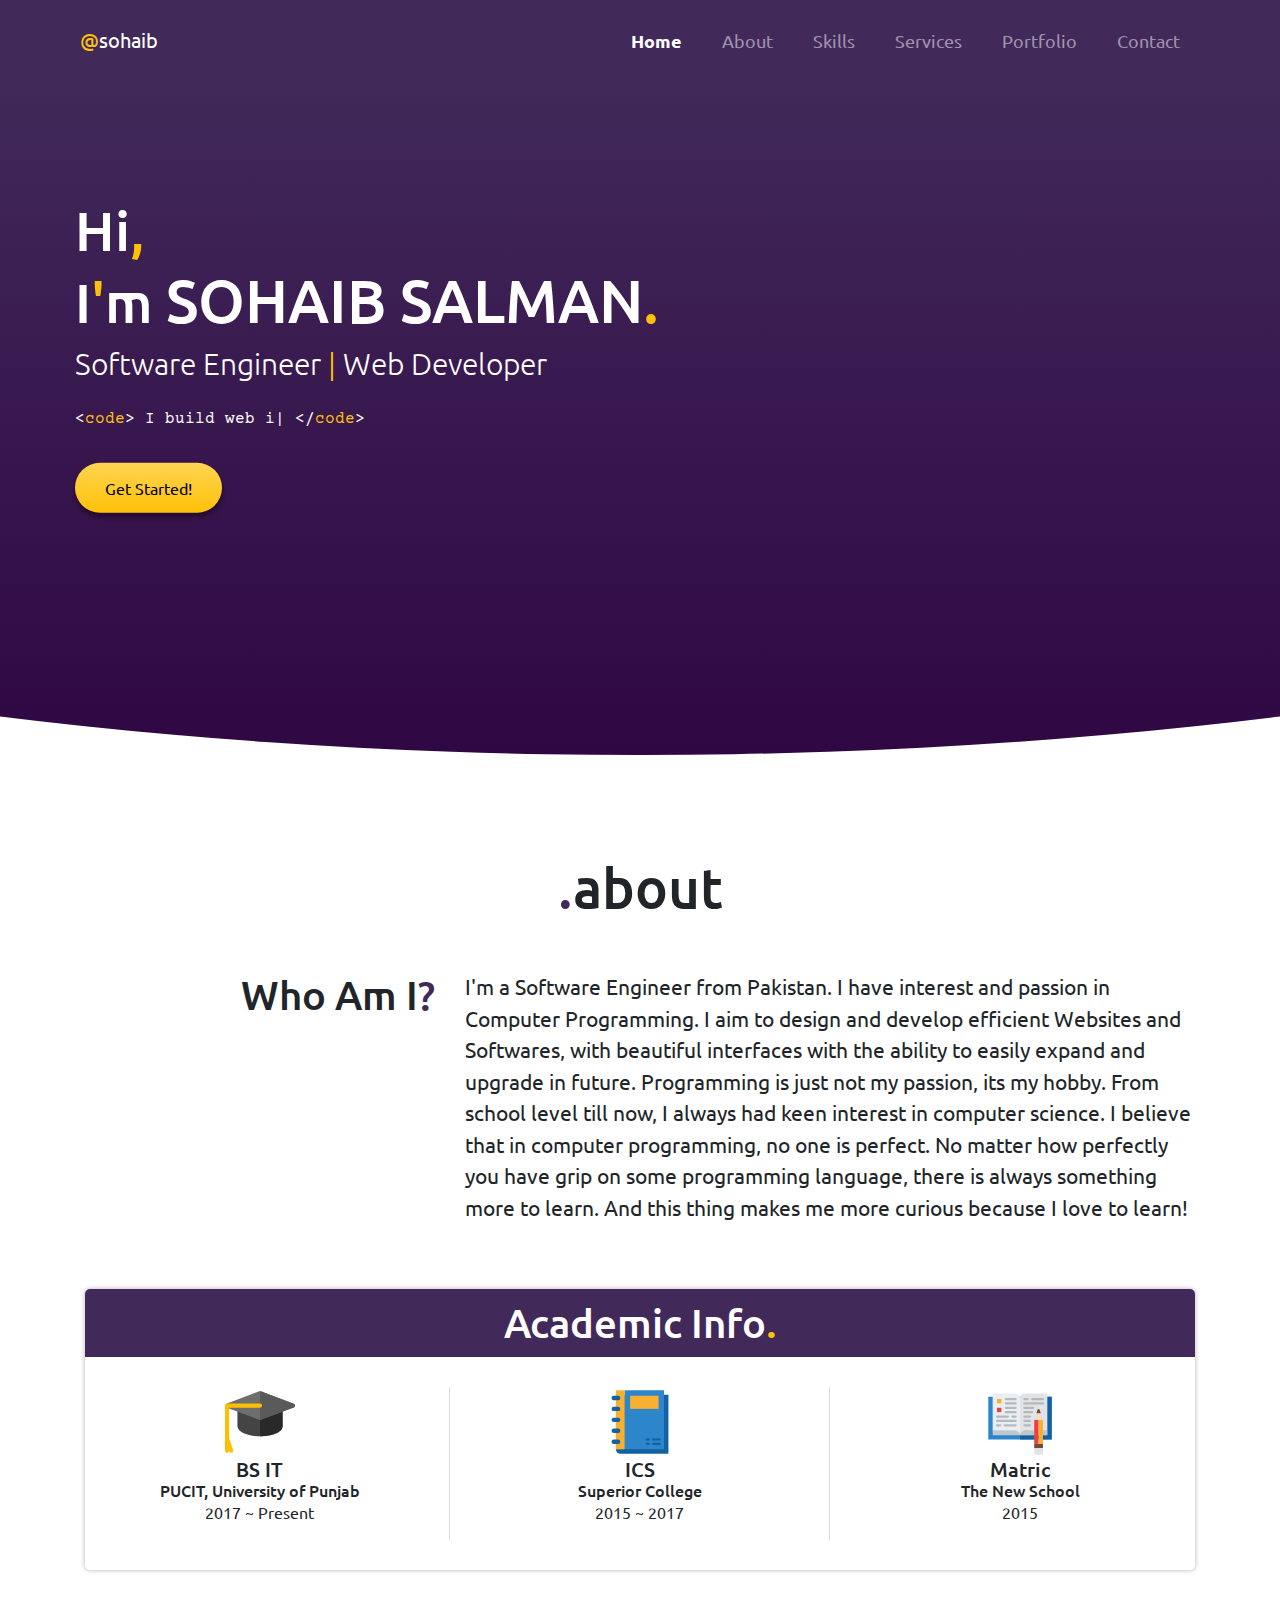
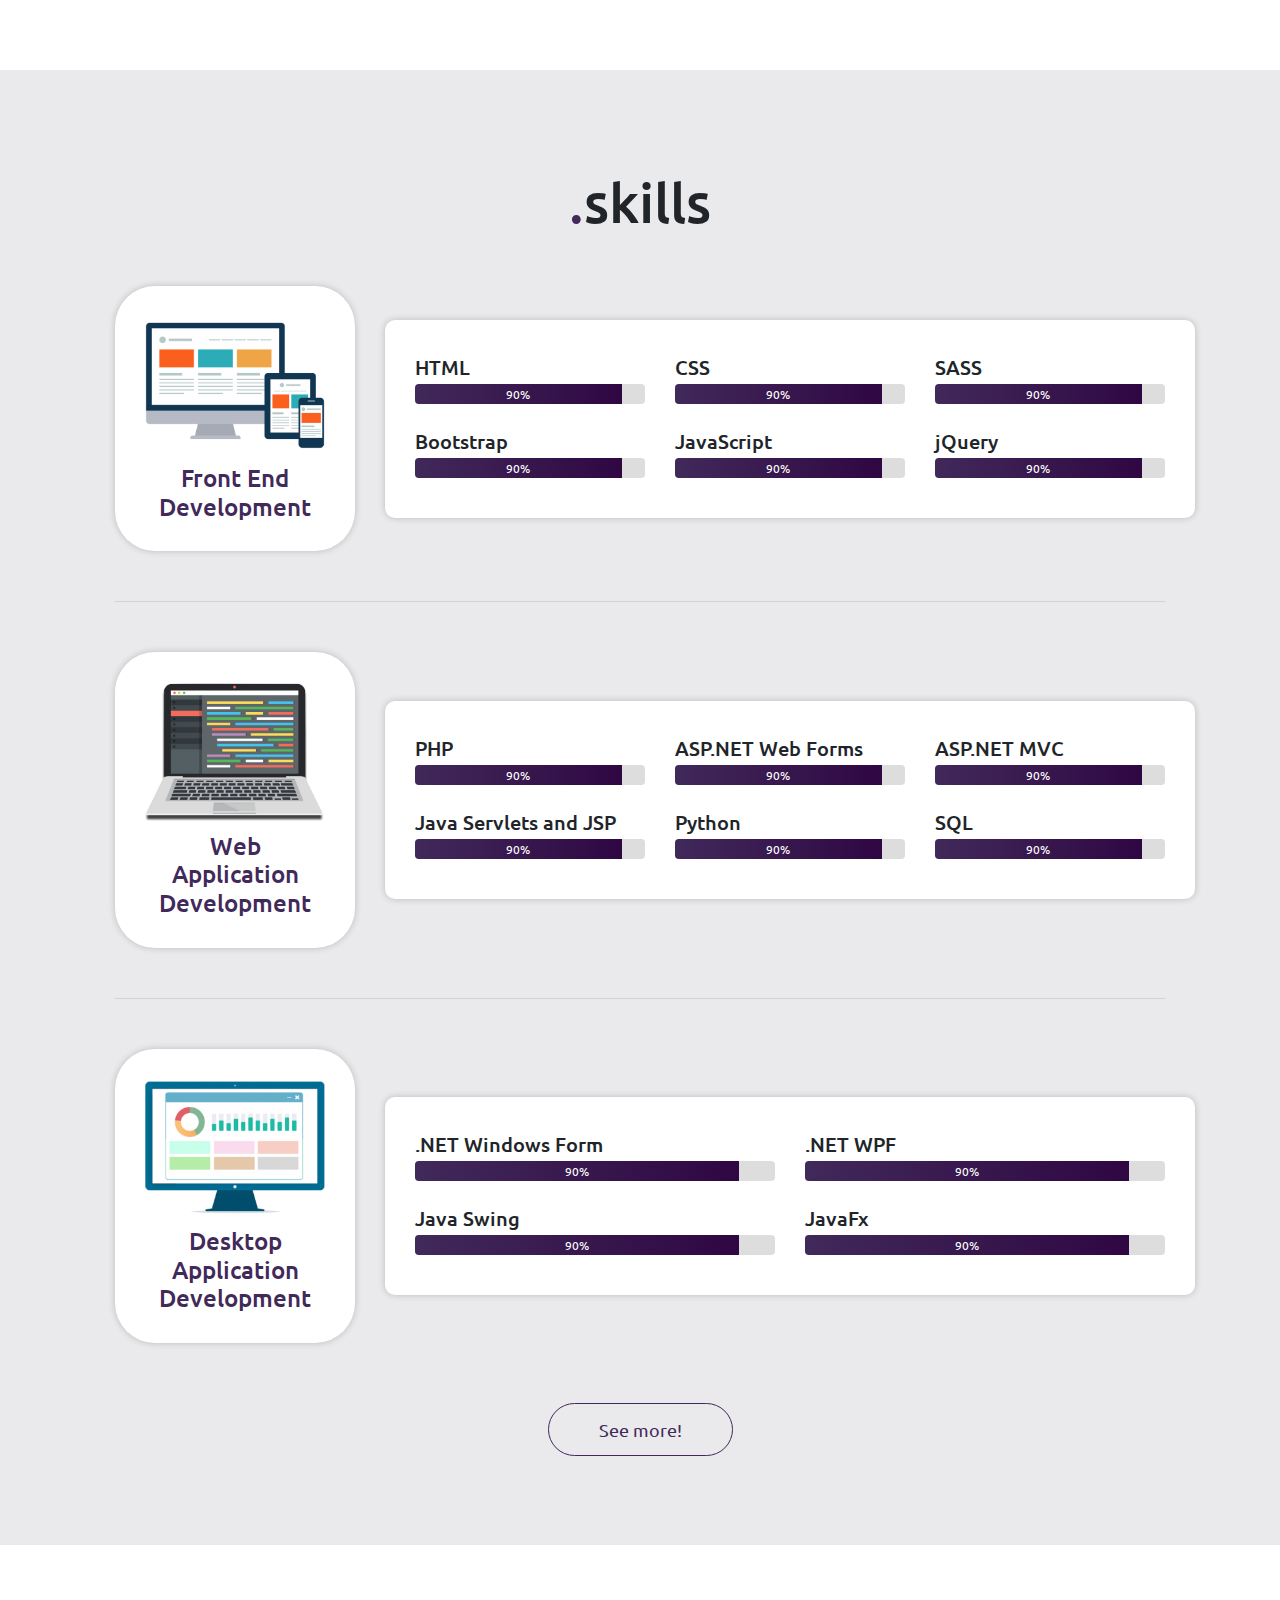
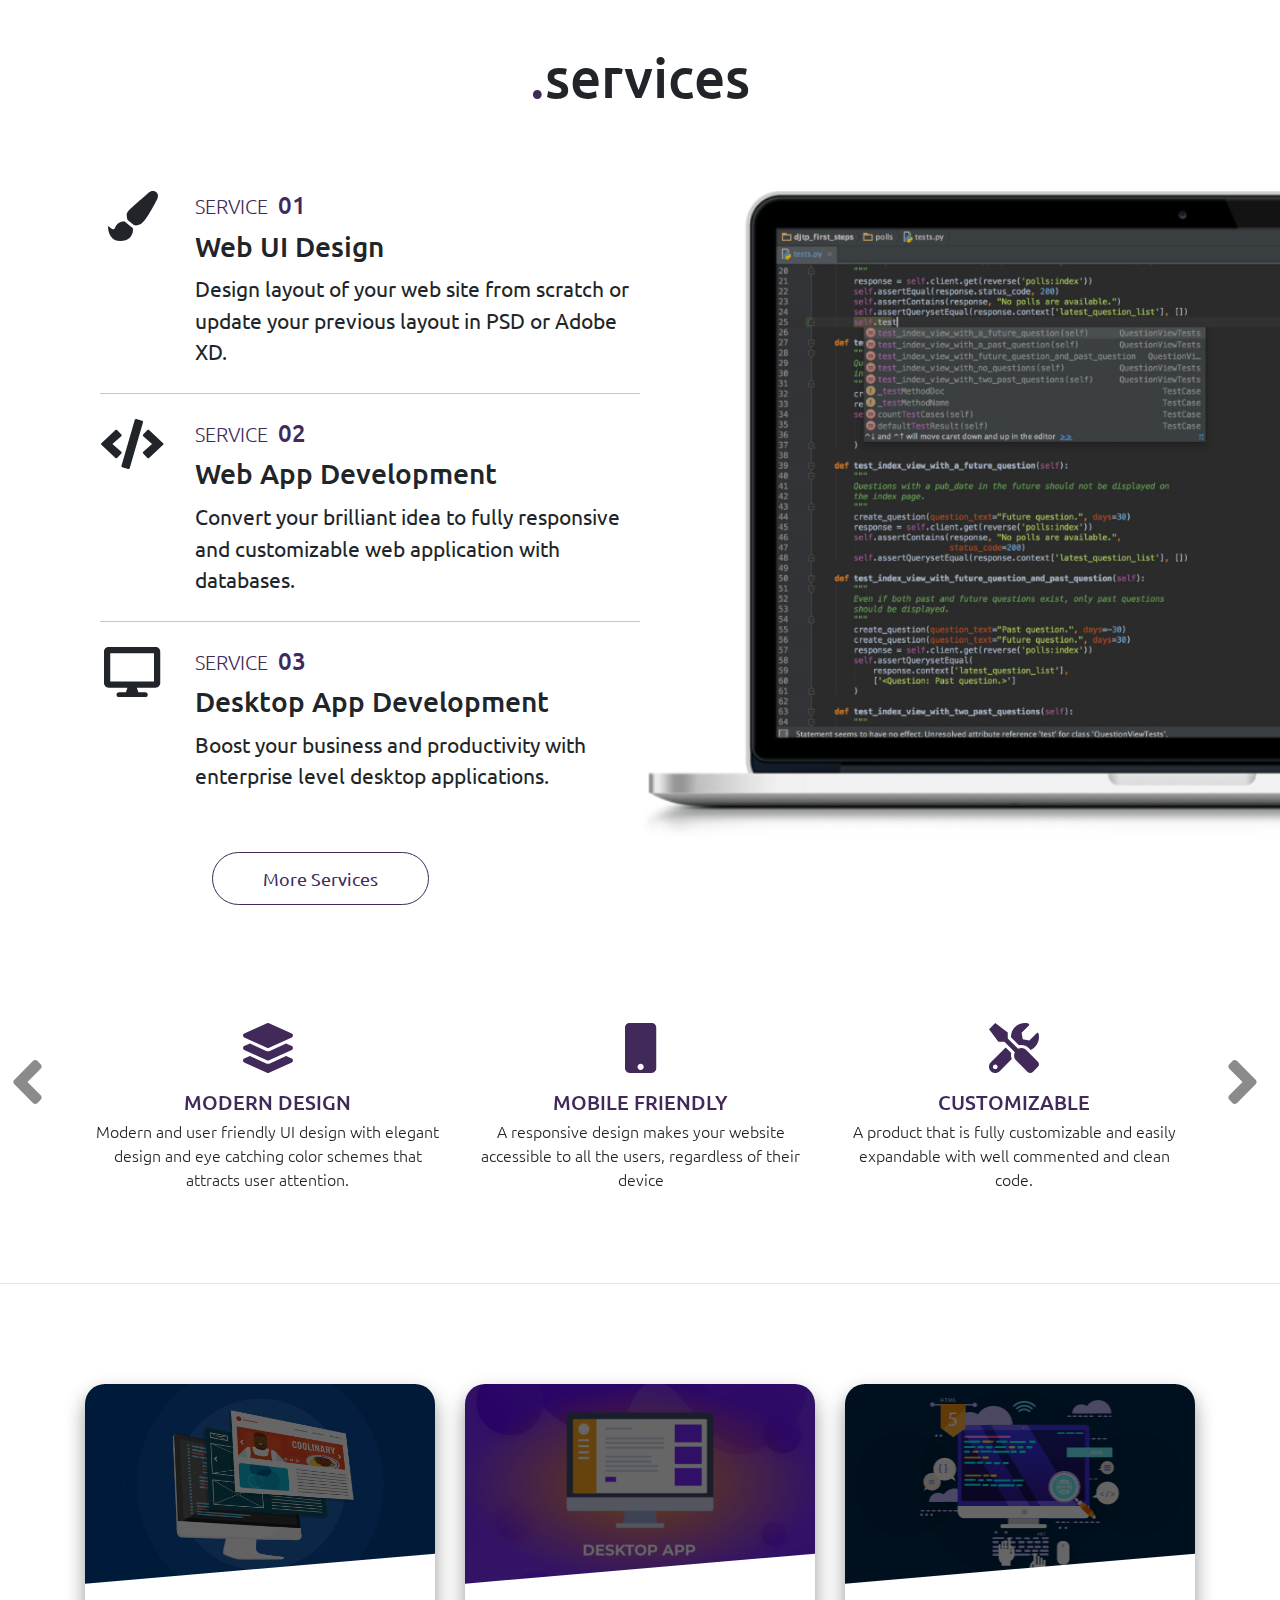
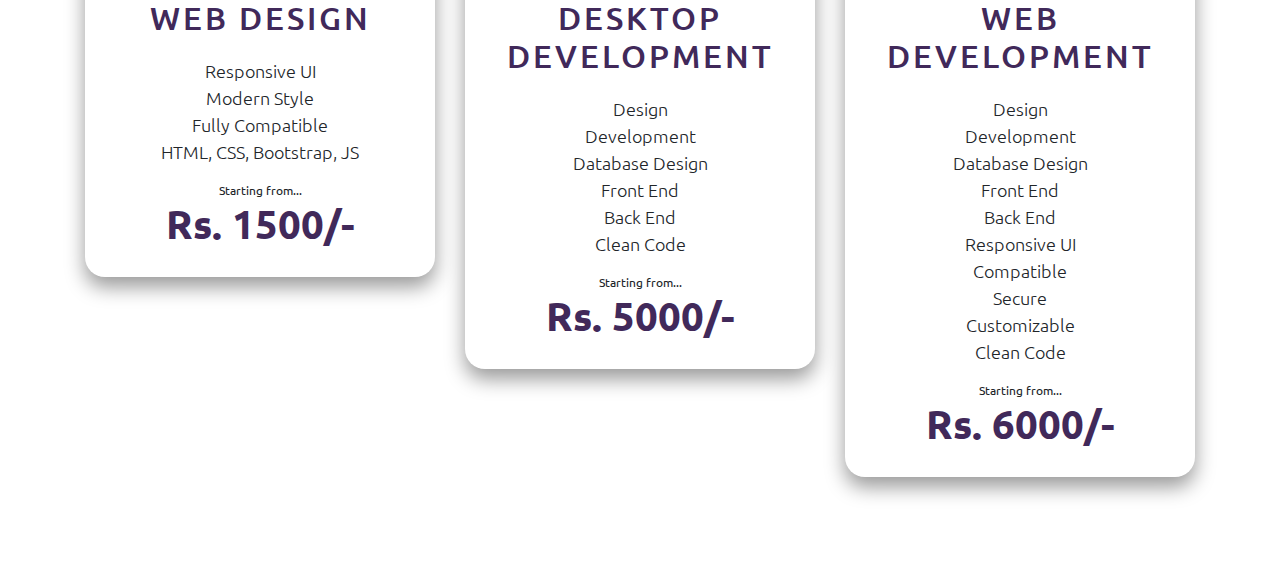
<file: purple/index.html>
<!DOCTYPE html>
<html lang="en">

<head>
    <meta charset="UTF-8">
    <meta name="viewport" content="width=device-width, initial-scale=1.0">
    <!-- Bootstrap Link -->
    <link rel="stylesheet" href="css/bootstrap/bootstrap.min.css">
    <!-- Ubuntu Font Link -->
    <link href="https://fonts.googleapis.com/css2?family=Ubuntu:wght@300;400;500;700&display=swap" rel="stylesheet">
    <!-- Courier Prime -->
    <link href="https://fonts.googleapis.com/css2?family=Courier+Prime&display=swap" rel="stylesheet">
    <!-- Devicon Font Link -->
    <link rel="stylesheet" href="css/devicon/devicon.min.css">
    <!-- Font Awesome Link -->
    <link rel="stylesheet" href="css/font-awesome/css/all.min.css">
    <!-- Owl Carousel Link -->
    <link rel="stylesheet" href="css/owl-carousel/owl.carousel.min.css">
    <link rel="stylesheet" href="css/owl-carousel/owl.theme.default.min.css">
    <!-- Default CSS -->
    <link rel="stylesheet" href="css/main.css">
    <title>Sohaib Salman</title>
</head>

<body>
    <!-- Navbar -->
    <nav class="navbar sticky-top navbar-expand-lg navbar-dark bg">
        <a class="navbar-brand" href="#"> <span class="_color-yellow">@</span>sohaib</a>
        <button class="navbar-toggler" type="button" data-toggle="collapse" data-target="#navbarNav"
            aria-controls="navbarNav" aria-expanded="false" aria-label="Toggle navigation">
            <span class="navbar-toggler-icon"></span>
        </button>
        <div class="collapse navbar-collapse" id="navbarNav">
            <ul class="navbar-nav ml-auto text-center">
                <li class="nav-item active">
                    <a class="nav-link" href="#">Home <span class="sr-only">(current)</span></a>
                </li>
                <li class="nav-item">
                    <a class="nav-link" href="#">About</a>
                </li>
                <li class="nav-item">
                    <a class="nav-link" href="#">Skills</a>
                </li>
                <li class="nav-item">
                    <a class="nav-link" href="#">Services</a>
                </li>
                <li class="nav-item">
                    <a class="nav-link" href="#">Portfolio</a>
                </li>
                <li class="nav-item">
                    <a class="nav-link" href="#">Contact</a>
                </li>
            </ul>
        </div>
    </nav>


    <!-- Header -->
    <header class="section-header">
        <div class="header">
            <div class="container-fluid">
                <div class="row">
                    <div class="col-9">
                        <div class="header-content">
                            <h1 class="heading-main">
                                Hi<span class="span-color">,</span>
                                <br> I<span class="span-color">'</span>m <span class="name"> Sohaib Salman<span
                                        class="span-color">.</span> </span>
                            </h1>

                            <h2 class="heading-sub">
                                Software Engineer <span class="_color-yellow"> | </span> Web Developer
                            </h2>

                            <p class="code-style">
                                &lt;<span class="_color-yellow">code</span>&gt;
                                I build <span class="header-typed"></span>
                                &lt;/<span class="_color-yellow">code</span>&gt;
                            </p>

                        </div>
                        <div class="button u-margin-top-huge">
                            <a href="#" class="_btn _btn--yellow">Get Started!</a>
                        </div>
                    </div>
                </div>
            </div>
        </div>
    </header>

    <!-- About Section -->
    <section class="section-about">
        <div class="container">
            <div class="about">
                <div class="about_heading">
                    <h1 class="heading-primary"><span class="_color-purple">.</span>about </h1>
                </div>
                <!-- personal -->
                <div class="about--personal">
                    <div class="row">
                        <div class="col-md-4">
                            <div class="side-heading">
                                <h2 class="heading-secondary">Who Am I<span class="_color-purple">?</span> </h2>
                            </div>
                        </div>
                        <div class="col-md-8">
                            <div class="side-content">
                                <p>
                                    I'm a Software Engineer from Pakistan. I have interest and passion in Computer
                                    Programming. I aim to design
                                    and develop
                                    efficient Websites and Softwares, with beautiful interfaces with the ability to
                                    easily expand and upgrade in
                                    future.
                                    Programming is just not my passion, its my hobby. From school level till now, I
                                    always had keen interest in
                                    computer
                                    science. I believe that in computer programming, no one is perfect. No matter how
                                    perfectly you have grip on
                                    some
                                    programming language, there is always something more to learn. And this thing makes
                                    me more curious because
                                    I love to
                                    learn!
                                </p>
                            </div>
                        </div>
                    </div>
                </div> <!-- end of personal info -->

                <!-- educational info -->
                <div class="about--education">
                    <div class="education">
                        <div class="education--heading">
                            <h2 class="heading-secondary">
                                Academic Info<span class="_color-yellow">.</span>
                            </h2>
                        </div>
                        <div class="education--content">
                            <div class="row">
                                <div class="col-md-4" style="border-right: 1px solid #ddd;">
                                    <div class="img">
                                        <img src="img/about/university.svg" alt="University" class="edu-logo">
                                    </div>
                                    <h5>BS IT</h5>
                                    <h6>PUCIT, University of Punjab</h6>
                                    <p>2017 ~ Present</p>
                                </div>
                                <div class="col-md-4" style="border-right: 1px solid #ddd;">
                                    <div class="img">
                                        <img src="img/about/college.svg" alt="College" class="edu-logo">
                                    </div>
                                    <h5>ICS</h5>
                                    <h6>Superior College</h6>
                                    <p>2015 ~ 2017</p>
                                </div>
                                <div class="col-md-4">
                                    <div class="img">
                                        <img src="img/about/school.svg" alt="University" class="edu-logo">
                                    </div>
                                    <h5>Matric</h5>
                                    <h6>The New School</h6>
                                    <p>2015</p>
                                </div>
                            </div>
                        </div>
                    </div>
                </div> <!-- end of education info -->
            </div> <!-- end of about div -->
        </div> <!-- end of container -->
    </section> <!-- end of about section -->

    <!-- Skills Section -->
    <section class="section-skills">
        <div class="skills">
            <div class="container-fluid">
                <div class="skills--heading">
                    <h1 class="heading-primary"><span class="_color-purple">.</span>skills</h1>
                </div>

                <!-- Front end skills -->
                <div class="_wrapper">
                    <div class="row">
                        <!-- Left side -->
                        <div class="col-md-3">
                            <div class="side-heading">
                                <div class="skill-img">
                                    <img src="img/skills/front-end.png" alt="Front End Development" class="img-fluid">
                                </div>
                                <h4>Front End Development</h4>
                            </div>
                        </div>
                        <!-- Right Side -->
                        <div class="col-md-9">
                            <div class="side-content">
                                <div class="row">
                                    <!-- HTML Skill -->
                                    <div class="col-4">
                                        <div class="skill-bar">
                                            <h5>HTML</h5>
                                            <div class="progress" style="height: 20px;">
                                                <div class="progress-bar" role="progressbar" style="width: 90%;"
                                                    aria-valuenow="90" aria-valuemin="0" aria-valuemax="100">90%</div>
                                            </div>
                                        </div>
                                    </div>
                                    <!-- CSS Skill -->
                                    <div class="col-4">
                                        <div class="skill-bar">
                                            <h5>CSS</h5>
                                            <div class="progress" style="height: 20px;">
                                                <div class="progress-bar" role="progressbar" style="width: 90%;"
                                                    aria-valuenow="90" aria-valuemin="0" aria-valuemax="100">90%</div>
                                            </div>
                                        </div>
                                    </div>
                                    <!-- SASS Skill -->
                                    <div class="col-4">
                                        <div class="skill-bar">
                                            <h5>SASS</h5>
                                            <div class="progress" style="height: 20px;">
                                                <div class="progress-bar" role="progressbar" style="width: 90%;"
                                                    aria-valuenow="90" aria-valuemin="0" aria-valuemax="100">90%</div>
                                            </div>
                                        </div>
                                    </div>
                                </div> <!-- end of row -->

                                <div class="row u-margin-top-medium">
                                    <!-- Bootstrap skill -->
                                    <div class="col-4">
                                        <div class="skill-bar">
                                            <h5>Bootstrap</h5>
                                            <div class="progress" style="height: 20px;">
                                                <div class="progress-bar" role="progressbar" style="width: 90%;"
                                                    aria-valuenow="90" aria-valuemin="0" aria-valuemax="100">90%</div>
                                            </div>
                                        </div>
                                    </div>
                                    <!-- Javascript sill -->
                                    <div class="col-4">
                                        <div class="skill-bar">
                                            <h5>JavaScript</h5>
                                            <div class="progress" style="height: 20px;">
                                                <div class="progress-bar" role="progressbar" style="width: 90%;"
                                                    aria-valuenow="90" aria-valuemin="0" aria-valuemax="100">90%</div>
                                            </div>
                                        </div>
                                    </div>
                                    <!-- jQuery skill -->
                                    <div class="col-4">
                                        <div class="skill-bar">
                                            <h5>jQuery</h5>
                                            <div class="progress" style="height: 20px;">
                                                <div class="progress-bar" role="progressbar" style="width: 90%;"
                                                    aria-valuenow="90" aria-valuemin="0" aria-valuemax="100">90%</div>
                                            </div>
                                        </div>
                                    </div>
                                </div> <!-- end of row -->
                            </div> <!-- end of side content -->
                        </div>
                    </div> <!-- end of outer row -->
                </div> <!-- end of wrapper -->

                <hr>

                <!-- Web Application Development Skill -->
                <div class="_wrapper">
                    <div class="row">
                        <!-- Left side -->
                        <div class="col-md-3">
                            <div class="side-heading">
                                <div class="skill-img">
                                    <img src="img/skills/web-app.png" alt="Web App Development" class="img-fluid">
                                </div>
                                <h4>Web Application Development</h4>
                            </div>
                        </div>
                        <!-- Right Side -->
                        <div class="col-md-9">
                            <div class="side-content">
                                <div class="row">
                                    <!-- PHP Skill -->
                                    <div class="col-4">
                                        <div class="skill-bar">
                                            <h5>PHP</h5>
                                            <div class="progress" style="height: 20px;">
                                                <div class="progress-bar" role="progressbar" style="width: 90%;"
                                                    aria-valuenow="90" aria-valuemin="0" aria-valuemax="100">90%</div>
                                            </div>
                                        </div>
                                    </div>
                                    <!-- ASP.NET Web Forms Skill -->
                                    <div class="col-4">
                                        <div class="skill-bar">
                                            <h5>ASP.NET Web Forms</h5>
                                            <div class="progress" style="height: 20px;">
                                                <div class="progress-bar" role="progressbar" style="width: 90%;"
                                                    aria-valuenow="90" aria-valuemin="0" aria-valuemax="100">90%</div>
                                            </div>
                                        </div>
                                    </div>
                                    <!-- ASP.NET MVC Skill -->
                                    <div class="col-4">
                                        <div class="skill-bar">
                                            <h5>ASP.NET MVC</h5>
                                            <div class="progress" style="height: 20px;">
                                                <div class="progress-bar" role="progressbar" style="width: 90%;"
                                                    aria-valuenow="90" aria-valuemin="0" aria-valuemax="100">90%</div>
                                            </div>
                                        </div>
                                    </div>
                                </div> <!-- end of row -->

                                <div class="row u-margin-top-medium">
                                    <!-- JAVA Servlets and JSP skill -->
                                    <div class="col-4">
                                        <div class="skill-bar">
                                            <h5>Java Servlets and JSP</h5>
                                            <div class="progress" style="height: 20px;">
                                                <div class="progress-bar" role="progressbar" style="width: 90%;"
                                                    aria-valuenow="90" aria-valuemin="0" aria-valuemax="100">90%</div>
                                            </div>
                                        </div>
                                    </div>
                                    <!-- Python sill -->
                                    <div class="col-4">
                                        <div class="skill-bar">
                                            <h5>Python</h5>
                                            <div class="progress" style="height: 20px;">
                                                <div class="progress-bar" role="progressbar" style="width: 90%;"
                                                    aria-valuenow="90" aria-valuemin="0" aria-valuemax="100">90%</div>
                                            </div>
                                        </div>
                                    </div>
                                    <!-- SQL skill -->
                                    <div class="col-4">
                                        <div class="skill-bar">
                                            <h5>SQL</h5>
                                            <div class="progress" style="height: 20px;">
                                                <div class="progress-bar" role="progressbar" style="width: 90%;"
                                                    aria-valuenow="90" aria-valuemin="0" aria-valuemax="100">90%</div>
                                            </div>
                                        </div>
                                    </div>
                                </div> <!-- end of row -->
                            </div> <!-- end of side content -->
                        </div>
                    </div> <!-- end of outer row -->
                </div> <!-- end of wrapper -->

                <hr>

                <!-- Desktop Application Development Skill -->
                <div class="_wrapper">
                    <div class="row">
                        <!-- Left side -->
                        <div class="col-md-3">
                            <div class="side-heading">
                                <div class="skill-img">
                                    <img src="img/skills/desktop-app.png" alt="Desktop App Development"
                                        class="img-fluid">
                                </div>
                                <h4>Desktop Application Development</h4>
                            </div>
                        </div>
                        <!-- Right Side -->
                        <div class="col-md-9">
                            <div class="side-content">
                                <div class="row">
                                    <!-- .NET Skill -->
                                    <div class="col-6">
                                        <div class="skill-bar">
                                            <h5>.NET Windows Form</h5>
                                            <div class="progress" style="height: 20px;">
                                                <div class="progress-bar" role="progressbar" style="width: 90%;"
                                                    aria-valuenow="90" aria-valuemin="0" aria-valuemax="100">90%</div>
                                            </div>
                                        </div>
                                    </div>
                                    <!-- ASP.NET Web Forms Skill -->
                                    <div class="col-6">
                                        <div class="skill-bar">
                                            <h5>.NET WPF</h5>
                                            <div class="progress" style="height: 20px;">
                                                <div class="progress-bar" role="progressbar" style="width: 90%;"
                                                    aria-valuenow="90" aria-valuemin="0" aria-valuemax="100">90%</div>
                                            </div>
                                        </div>
                                    </div>
                                </div> <!-- end of row -->

                                <div class="row u-margin-top-medium">
                                    <!-- JAVA Swing -->
                                    <div class="col-6">
                                        <div class="skill-bar">
                                            <h5>Java Swing</h5>
                                            <div class="progress" style="height: 20px;">
                                                <div class="progress-bar" role="progressbar" style="width: 90%;"
                                                    aria-valuenow="90" aria-valuemin="0" aria-valuemax="100">90%</div>
                                            </div>
                                        </div>
                                    </div>
                                    <!-- JavaFx sill -->
                                    <div class="col-6">
                                        <div class="skill-bar">
                                            <h5>JavaFx</h5>
                                            <div class="progress" style="height: 20px;">
                                                <div class="progress-bar" role="progressbar" style="width: 90%;"
                                                    aria-valuenow="90" aria-valuemin="0" aria-valuemax="100">90%</div>
                                            </div>
                                        </div>
                                    </div>
                                </div> <!-- end of row -->
                            </div> <!-- end of side content -->
                        </div>
                    </div> <!-- end of outer row -->
                </div> <!-- end of wrapper -->

                <div class="button">
                    <a href="#" class="_btn-line">See more!</a>
                </div>

            </div> <!-- end of skill div -->
        </div> <!-- end of container -->
    </section>

    <!-- Services Section -->
    <section class="section-services">
        <div class="services">
            <div class="container-fluid" style="padding: 0;">
                <!-- Heading -->
                <div class="services_heading">
                    <h1 class="heading-primary">
                        <span class="_color-purple">.</span>services
                    </h1>
                </div>

                <!-- Services info -->
                <div class="services_info">
                    <div class="row no-gutters">
                        <!-- Services Info -->
                        <div class="col-md-6">
                            <!-- Web UI Design Servcie -->
                            <div class="content">
                                <div class="row">
                                    <div class="col-md-2">
                                        <div class="icon">
                                            <i class="fa fa-paint-brush"></i>
                                        </div>
                                    </div>
                                    <div class="col-md-10">
                                        <h6>Service <span>01</span> </h6>
                                        <h3>Web UI Design</h3>
                                        <p>Design layout of your web site from scratch or update your previous layout in
                                            PSD or Adobe XD.</p>
                                    </div>
                                </div>
                                <hr>
                            </div> <!-- end of web design service -->

                            <!-- Web App Development Servcie -->
                            <div class="content">
                                <div class="row">
                                    <div class="col-md-2">
                                        <div class="icon">
                                            <i class="fa fa-code"></i>
                                        </div>
                                    </div>
                                    <div class="col-md-10">
                                        <h6>Service <span>02</span> </h6>
                                        <h3>Web App Development</h3>
                                        <p>Convert your brilliant idea to fully responsive and customizable web
                                            application with databases.</p>
                                    </div>
                                </div>
                                <hr>
                            </div> <!-- end of web ui design service -->

                            <!-- Desktop App Development Servcie -->
                            <div class="content">
                                <div class="row">
                                    <div class="col-md-2">
                                        <div class="icon">
                                            <i class="fa fa-desktop"></i>
                                        </div>
                                    </div>
                                    <div class="col-md-10">
                                        <h6>Service <span>03</span> </h6>
                                        <h3>Desktop App Development</h3>
                                        <p>Boost your business and productivity with enterprise level desktop
                                            applications.</p>
                                    </div>
                                </div>
                            </div> <!-- end of desktop app development service -->

                            <div class="button">
                                <a href="#" class="_btn-line">More Services</a>
                            </div>

                        </div> <!-- end of left side of services -->

                        <!-- Side image -->
                        <div class="col-md-6">
                            <div class="side-image">
                                <img src="img/services/services-2.png" class="img-fluid" alt="">
                            </div>
                        </div>
                    </div>
                </div>



            </div> <!-- end of container -->

            <div class="container">
                <!-- Slider -->
                <div class="services_slider">
                    <div class="owl-carousel owl-theme owl-loaded">
                        <!-- Modern Design slide -->
                        <div class="slide">
                            <i class="fas fa-layer-group"></i>
                            <h5>Modern Design</h5>
                            <p>
                                Modern and user friendly UI design with elegant design and eye catching color schemes
                                that
                                attracts user attention.
                            </p>
                        </div> <!-- end of modern design slide -->

                        <!-- Mobile Friendly slide -->
                        <div class="slide">
                            <i class="fas fa-mobile"></i>
                            <h5>Mobile Friendly</h5>
                            <p>
                                A responsive design makes your website accessible to all the users, regardless of their
                                device
                            </p>
                        </div> <!-- end of mobile friendly slide -->

                        <!-- Customizable slide -->
                        <div class="slide">
                            <i class="fas fa-tools"></i>
                            <h5>Customizable</h5>
                            <p>
                                A product that is fully customizable and easily expandable with well commented and clean
                                code.
                            </p>
                        </div> <!-- end of customizable slide -->

                        <!-- Efficient slide -->
                        <div class="slide">
                            <i class="fas fa-bolt"></i>
                            <h5>Efficient</h5>
                            <p>
                                A well re-factored and welll thought code with efficient algorithms to enhance speed of
                                application.
                            </p>
                        </div> <!-- end of customizable slide -->

                    </div> <!-- end of owl carousel div -->
                </div> <!-- end of slider div -->
            </div>

            <hr>

            <!-- Service Charges -->
            <div class="services_charges">
                <div class="container">
                    <div class="row">

                        <!-- Web Design Service -->
                        <div class="col-md-4">
                            <div class="_card">
                                <div class="bg--1">
                                </div>
                                <div class="_card--content">
                                    <h2>Web Design</h2>
                                    <ul>
                                        <li>Responsive UI</li>
                                        <li>Modern Style</li>
                                        <li>Fully Compatible</li>
                                        <li>HTML, CSS, Bootstrap, JS</li>
                                    </ul>
                                    <div class="price">
                                        <p>Starting from...</p>
                                        <h1>Rs. 1500/-</h1>
                                    </div>
                                </div>
                            </div>
                        </div> <!-- end of Web Design service -->

                        <!-- Web Development Service -->
                        <div class="col-md-4">
                            <div class="_card">
                                <div class="bg--2">
                                </div>
                                <div class="_card--content">
                                    <h2>Desktop Development</h2>
                                    <ul>
                                        <li>Design</li>
                                        <li>Development</li>
                                        <li>Database Design</li>
                                        <li>Front End</li>
                                        <li>Back End</li>
                                        <li>Clean Code</li>
                                    </ul>
                                    <div class="price">
                                        <p>Starting from...</p>
                                        <h1>Rs. 5000/-</h1>
                                    </div>
                                </div>
                            </div>
                        </div> <!-- end of web development service -->

                        <!-- Web Development Service -->
                        <div class="col-md-4">
                            <div class="_card">
                                <div class="bg--3">
                                </div>
                                <div class="_card--content">
                                    <h2>Web Development</h2>
                                    <ul>
                                        <li>Design</li>
                                        <li>Development</li>
                                        <li>Database Design</li>
                                        <li>Front End</li>
                                        <li>Back End</li>
                                        <li>Responsive UI</li>
                                        <li>Compatible</li>
                                        <li>Secure</li>
                                        <li>Customizable</li>
                                        <li>Clean Code</li>
                                    </ul>
                                    <div class="price">
                                        <p>Starting from...</p>
                                        <h1>Rs. 6000/-</h1>
                                    </div>
                                </div>
                            </div>
                        </div> <!-- end of web development service -->
                        
                    </div>

                </div> <!-- end of container -->
            </div>

        </div> <!-- end of services div -->
    </section>


    <!-- JS Scripts Link -->
    <script src="js/jquery/jquery.min.js"></script>
    <script src="js/bootsrap/bootstrap.min.js"></script>
    <script src="js/typed/typed.js"></script>
    <script src="js/owl-carousel/owl.carousel.min.js"></script>
    <script src="js/font-awesome/all.min.js"></script>
    <script src="js/script.js"></script>
</body>

</html>
</file>
<file: dark/css/main.css>
/*-------------------------------------------------------------------*/
/*                              ABSTRACTS                                */
/*-------------------------------------------------------------------*/
/*-------------------------------------------------------------------*/
/*                              COLORS                                */
/*-------------------------------------------------------------------*/
/*-------------------------------------------------------------------*/
/*                              FONT SIZE                                */
/*-------------------------------------------------------------------*/
/*-------------------------------------------------------------------*/
/*                              BASE                                */
/*-------------------------------------------------------------------*/
@import url("https://fonts.googleapis.com/css?family=Raleway:300,400,700,800,900&display=swap");
@import url("https://fonts.googleapis.com/css?family=Lato:100,300,400,700,900&display=swap");
.homepage__content--heading-main {
  -webkit-animation-duration: 1.5s;
          animation-duration: 1.5s;
  -webkit-animation-delay: 1s;
          animation-delay: 1s;
}

.homepage__content--heading-sub {
  -webkit-animation-duration: 1.5s;
          animation-duration: 1.5s;
  -webkit-animation-delay: 1.5s;
          animation-delay: 1.5s;
}

.homepage__arrow-down {
  -webkit-animation-duration: 1.5s;
          animation-duration: 1.5s;
  -webkit-animation-delay: 2s;
          animation-delay: 2s;
}

*,
*::after,
*::before {
  margin: 0;
  padding: 0;
}

html, body {
  font-size: 62.5%;
}

body {
  -webkit-box-sizing: border-box;
          box-sizing: border-box;
  background-color: #212226;
}

/*-------------------------------------------------------------------*/
/*                              FONTS                                */
/*-------------------------------------------------------------------*/
body {
  font-family: 'Lato', sans-serif;
  color: #fff;
  font-size: 1.6rem;
}

h1, h2, h3, h4, h5, h6 {
  font-family: 'Raleway', sans-serif;
}

/*-------------------------------------------------------------------*/
/*                            HEADINGS                               */
/*-------------------------------------------------------------------*/
.heading-primary {
  font-size: 3rem;
}

.heading-primary .color {
  color: #67FF28;
  font-weight: 600;
}

.heading-tertiary {
  text-transform: uppercase;
  letter-spacing: .2rem;
  font-size: 2.1rem;
  font-weight: 600;
}

.heading-vertical {
  font-size: 2rem;
  text-transform: uppercase;
  color: #67FF28;
  word-spacing: .5rem;
  -webkit-transform: rotate(-90deg);
          transform: rotate(-90deg);
  position: absolute;
  top: -1.5rem;
  left: -5rem;
}

.heading-horizontal {
  font-size: 2rem;
  text-transform: uppercase;
  color: #67FF28;
  word-spacing: .5rem;
}

/*-------------------------------------------------------------------*/
/*                        HOMPEAGE HEADINGS                          */
/*-------------------------------------------------------------------*/
.homepage__content--heading-main {
  font-size: 10rem;
  color: #fff;
  text-transform: uppercase;
  font-weight: 800;
  letter-spacing: .6rem;
}

.homepage__content--heading-main span {
  font-size: 7rem;
}

.homepage__content--heading-main .color {
  color: #67FF28;
}

.homepage__content--heading-sub {
  font-size: 2.2rem;
  color: #67FF28;
  text-transform: uppercase;
  font-weight: 500;
  letter-spacing: .3rem;
}

.paragraph {
  font-size: 1.6rem;
}

.u-margin-top-huge {
  margin-top: 10rem;
}

.u-margin-top-large {
  margin-top: 8rem;
}

.u-margin-top-medium {
  margin-top: 4rem;
}

.u-margin-top-small {
  margin-top: 2rem;
}

.u-margin-top-tiny {
  margin-top: 1rem;
}

.u-margin-bottom-huge {
  margin-bottom: 10rem;
}

.u-margin-bottom-large {
  margin-bottom: 8rem;
}

.u-margin-bottom-medium {
  margin-bottom: 4rem;
}

.u-margin-bottom-small {
  margin-bottom: 2rem;
}

.u-margin-bottom-tiny {
  margin-bottom: 1rem;
}

.u-margin-left-huge {
  margin-left: 10rem;
}

.u-margin-left-large {
  margin-left: 8rem;
}

.u-margin-left-medium {
  margin-left: 4rem;
}

.u-margin-left-small {
  margin-left: 2rem;
}

.u-margin-left-tiny {
  margin-left: 1rem;
}

/*-------------------------------------------------------------------*/
/*                              COMPONENTS                                */
/*-------------------------------------------------------------------*/
.skill-section {
  padding: 12rem 0;
}

.skill-section .skill {
  margin-bottom: 2.5rem;
}

.skill-section .skill h2 {
  font-size: 1.5rem;
}

.skill-section .skill .progress {
  height: 1.5rem;
  border-radius: 5rem;
  overflow: visible;
  background-color: #525252;
}

.skill-section .skill .progress .progress-bar {
  border-radius: 5rem;
  background-color: #67FF28;
  position: relative;
}

.skill-section .skill .progress span {
  font-size: 1.2rem;
  background-color: #151618;
  position: absolute;
  left: 95%;
  top: -4rem;
  padding: .3rem 1rem;
}

.skill-section .skill .progress span:before {
  content: "";
  border-top: 0.8rem solid #151618;
  border-left: .6rem solid transparent;
  border-right: .6rem solid transparent;
  position: absolute;
  bottom: -.8rem;
}

.button {
  text-align: center;
  width: 100%;
}

.btn-general, .btn-general:visited, .btn-general:link {
  text-decoration: none;
  color: #fff;
  display: inline-block;
  font-size: 1.6rem;
  text-transform: uppercase;
  font-weight: 600;
  border-radius: 40rem;
  padding: 1.5rem 4rem;
  position: relative;
  border: none;
  cursor: pointer;
}

.btn-general:focus, .btn-general:visited:focus, .btn-general:link:focus {
  outline: none;
}

.btn-general--black {
  background: -webkit-gradient(linear, left top, left bottom, from(#67FF28), to(#1b5701));
  background: linear-gradient(to bottom, #67FF28, #1b5701);
}

.btn-general--black::after {
  background: -webkit-gradient(linear, left top, left bottom, from(#67FF28), to(#1b5701));
  background: linear-gradient(to bottom, #67FF28, #1b5701);
}

.btn-general::after {
  content: "";
  display: inline-block;
  height: 100%;
  width: 100%;
  border-radius: 10rem;
  position: absolute;
  top: 0;
  left: 0;
  z-index: -1;
  -webkit-transition: all .4s;
  transition: all .4s;
}

.btn-general:hover {
  -webkit-transform: translateY(-0.3rem);
          transform: translateY(-0.3rem);
  -webkit-box-shadow: 0 1rem 2rem rgba(0, 0, 0, 0.3);
          box-shadow: 0 1rem 2rem rgba(0, 0, 0, 0.3);
}

.btn-general:hover::after {
  -webkit-transform: scaleX(1.4) scaleY(1.6);
          transform: scaleX(1.4) scaleY(1.6);
  opacity: 0;
}

.btn-general:active {
  -webkit-transform: translateY(-0.1rem);
          transform: translateY(-0.1rem);
  -webkit-box-shadow: 0 0.5rem 1rem rgba(0, 0, 0, 0.2);
          box-shadow: 0 0.5rem 1rem rgba(0, 0, 0, 0.2);
}

.filter-button {
  font-family: 'Raleway', sans-serif;
  font-size: 1.3rem;
  text-transform: uppercase;
  padding: 2rem 3rem 0 0;
  background-color: transparent;
  border: none;
}

.filter-button:focus {
  outline: none;
}

.filter-button span {
  display: block;
  padding-bottom: 1rem;
}

.filter-button.active span {
  color: #67FF28;
  border-bottom: 3px solid #67FF28;
}

.portfolio__content--item {
  overflow: hidden;
  position: relative;
}

.portfolio__content--item img {
  -webkit-transition: all .3s;
  transition: all .3s;
  -webkit-backface-visibility: hidden;
          backface-visibility: hidden;
}

.portfolio__content--item:hover img {
  -webkit-transform: scale(1.1);
          transform: scale(1.1);
}

.portfolio__content__overlay {
  position: absolute;
  top: 0;
  bottom: 0;
  left: 0;
  right: 0;
  background-color: rgba(21, 22, 24, 0.9);
  opacity: 0;
  cursor: pointer;
  -webkit-transition: all .3s;
  transition: all .3s;
}

.portfolio__content__overlay--details {
  position: absolute;
  top: 50%;
  left: 0;
  -webkit-transform: translateY(-50%);
          transform: translateY(-50%);
  width: 100%;
}

.portfolio__content__overlay--details h3 {
  text-transform: uppercase;
  color: #67FF28;
  -webkit-transform: translateY(-1rem);
          transform: translateY(-1rem);
  -webkit-transition: all .8s;
  transition: all .8s;
}

.portfolio__content__overlay--details span {
  display: inline-block;
  border-top: 1px solid #f4f4f4;
  border-bottom: 1px solid #f4f4f4;
  width: 3rem;
  height: .6rem;
  padding: .2rem;
  margin: .5rem auto .9rem auto;
}

.portfolio__content__overlay--details p {
  color: #fff;
  font-size: 1.5rem;
  -webkit-transform: translateY(1rem);
          transform: translateY(1rem);
  -webkit-transition: all .8s;
  transition: all .8s;
}

.portfolio__content--item:hover h3, .portfolio__content--item:hover p {
  -webkit-transform: translate(0);
          transform: translate(0);
}

.portfolio__content__overlay:hover {
  opacity: 1;
}

.row.no-gutter [class*="col-"] {
  padding: 0;
}

.isotope-filters {
  margin-top: 4rem;
  padding: 2rem 0;
}

.form__group:not(:last-child) {
  margin-bottom: 1rem;
}

.form__input {
  font-size: 1.5rem;
  padding: 1rem 2rem;
  font-family: inherit;
  color: inherit;
  width: 100%;
  border-radius: 2px;
  border: none;
  display: block;
  background-color: rgba(33, 34, 38, 0.7);
  border-bottom: 3px solid transparent;
  -webkit-transition: all .3s;
  transition: all .3s;
}

.form__input::-webkit-input-placeholder {
  color: #67FF28;
}

.form__input:focus {
  outline: none;
  border-bottom: 3px solid #67FF28;
  -webkit-box-shadow: 0 1rem 2rem rgba(0, 0, 0, 0.2);
          box-shadow: 0 1rem 2rem rgba(0, 0, 0, 0.2);
}

.form__input:focus:invalid {
  border-bottom: 3px solid orangered;
}

.form__label {
  margin-left: 2rem;
  font-size: 1.2rem;
  font-weight: 700;
  margin-top: .7rem;
  display: block;
  -webkit-transition: all .3s;
  transition: all .3s;
  color: #67FF28;
}

.form__text {
  width: 100%;
  resize: vertical;
  border: none;
  border-radius: 2px;
  background-color: rgba(33, 34, 38, 0.7);
  font-size: 1.5rem;
  border-bottom: 3px solid transparent;
  padding: 1rem 2rem;
  font-family: inherit;
  color: inherit;
}

.form__text:focus {
  outline: none;
  border-bottom: 3px solid #67FF28;
  -webkit-box-shadow: 0 1rem 2rem rgba(0, 0, 0, 0.2);
          box-shadow: 0 1rem 2rem rgba(0, 0, 0, 0.2);
}

.form__text:focus:invalid {
  border-bottom: 3px solid orangered;
}

.form__text::-webkit-input-placeholder {
  color: #67FF28;
}

.form__text:placeholder-shown + label {
  opacity: 0;
  visibility: hidden;
  -webkit-transform: translateY(-4rem);
          transform: translateY(-4rem);
}

.form__input:placeholder-shown + .form__label {
  opacity: 0;
  visibility: hidden;
  -webkit-transform: translateY(-4rem);
          transform: translateY(-4rem);
}

.logo {
  width: 5rem;
  margin-top: -.7rem;
}

.navbar-brand {
  padding: .5rem 0;
}

.navbar {
  padding: 2rem 0 1rem 0;
  -webkit-transition: all .3s linear;
  transition: all .3s linear;
}

.site-nav-wrapper {
  padding: 0 8.5rem;
  width: 100%;
}

ul.navbar-nav > li > a {
  font-size: 1.3rem;
  text-transform: uppercase;
  color: #fff;
  font-weight: 400;
  letter-spacing: .1rem;
  -webkit-transition: all .3s;
  transition: all .3s;
}

ul.navbar-nav > li > a:hover, ul.navbar-nav > li > a:focus {
  background: none;
  color: #67FF28;
}

.dark-nav-top {
  background-color: #212226;
  -webkit-box-shadow: 0 1rem 2rem rgba(0, 0, 0, 0.3);
          box-shadow: 0 1rem 2rem rgba(0, 0, 0, 0.3);
}

.dark-nav-top ul.navbar-nav > li.active > a {
  color: #67FF28;
  -webkit-transform: translateY(-0.3rem);
          transform: translateY(-0.3rem);
  text-shadow: 0 0.5rem 1rem rgba(0, 0, 0, 0.7);
}

/*-----------------------------------
                Mobile Menu
------------------------------------*/
.navbar-header {
  position: relative;
}

#mobile-nav-open-btn {
  font-size: 3rem;
  color: #67FF28;
  cursor: pointer;
  z-index: 2;
  position: absolute;
  right: 0;
  display: none;
}

#mobile-nav-close-btn {
  font-family: 'Raleway', sans-serif;
  font-size: 7rem;
  font-weight: 400;
  cursor: pointer;
  position: absolute;
  top: -.9rem;
  right: 1.3rem;
  -webkit-transition: all .3s;
  transition: all .3s;
}

#mobile-nav-close-btn:hover {
  color: #67FF28;
}

.mobile-nav {
  width: 100%;
  position: fixed;
  top: 0;
  left: 0;
  z-index: 3;
  background: -webkit-gradient(linear, left top, right bottom, from(#212226), to(#151618));
  background: linear-gradient(to right bottom, #212226, #151618);
  -webkit-transition: all .3s linear;
  transition: all .3s linear;
  overflow-y: hidden;
  height: 0%;
}

.mobile-nav-content {
  text-align: center;
  width: 100%;
  margin-top: 3rem;
  position: relative;
  top: 50%;
  -webkit-transform: translateY(-50%);
          transform: translateY(-50%);
}

.mobile-nav-content ul li {
  margin-bottom: 2rem;
}

.mobile-nav-content ul li a {
  font-family: 'Raleway', sans-serif;
  font-size: 1.8rem;
  text-transform: uppercase;
  color: #fff;
  display: inline;
  -webkit-transition: all .3s;
  transition: all .3s;
}

.mobile-nav-content ul li a:hover, .mobile-nav-content ul li a:focus {
  color: #67FF28;
  background: none;
}

.dark-nav-top .mobile-nav ul.nav > li.active > a {
  color: #67FF28;
  font-weight: 900;
}

.loading {
  position: fixed;
  background-color: #222222;
  width: 100%;
  height: 100vh;
  z-index: 10000;
}

.load-logo, .circle {
  position: fixed;
  left: 50%;
  top: 50%;
  -webkit-transform: translate(-50%, -50%);
          transform: translate(-50%, -50%);
}

.circle {
  z-index: -10;
  opacity: 0;
  -webkit-animation: circle-op 3s 4s forwards linear infinite;
          animation: circle-op 3s 4s forwards linear infinite;
}

.load-logo path:nth-child(1) {
  stroke-dasharray: 2000;
  stroke-dashoffset: 2000;
  -webkit-animation: line 3s forwards linear, fill-red 2s 3s forwards linear;
          animation: line 3s forwards linear, fill-red 2s 3s forwards linear;
}

.load-logo path:nth-child(2) {
  stroke-dasharray: 2000;
  stroke-dashoffset: 2000;
  -webkit-animation: line 3s forwards linear, fill-green 2s 3s forwards linear;
          animation: line 3s forwards linear, fill-green 2s 3s forwards linear;
}

@-webkit-keyframes line {
  to {
    stroke-dashoffset: 0;
  }
}

@keyframes line {
  to {
    stroke-dashoffset: 0;
  }
}

@-webkit-keyframes fill-red {
  from {
    fill: transparent;
  }
  to {
    fill: #fc4040;
  }
}

@keyframes fill-red {
  from {
    fill: transparent;
  }
  to {
    fill: #fc4040;
  }
}

@-webkit-keyframes fill-green {
  from {
    fill: transparent;
  }
  to {
    fill: #67ff28;
    text-shadow: 0 0 10rem #67ff28;
  }
}

@keyframes fill-green {
  from {
    fill: transparent;
  }
  to {
    fill: #67ff28;
    text-shadow: 0 0 10rem #67ff28;
  }
}

@-webkit-keyframes circle-op {
  from {
    opacity: 0;
  }
  to {
    opacity: 1;
  }
}

@keyframes circle-op {
  from {
    opacity: 0;
  }
  to {
    opacity: 1;
  }
}

/*-------------------------------------------------------------------*/
/*                              LAYOUTS                                */
/*-------------------------------------------------------------------*/
.homepage {
  position: relative;
  width: 100%;
  height: 100%;
}

.homepage__bg-image {
  height: 100vh;
  width: 100%;
  background-image: url(../img//homepage/bg-image.jpg);
  background-position: center;
  background-size: cover;
}

.homepage__overlay {
  position: absolute;
  top: 0;
  left: 0;
  height: 100vh;
  width: 100%;
  background-color: rgba(0, 0, 0, 0.5);
}

.homepage__content {
  position: absolute;
  top: 50%;
  -webkit-transform: translateY(-50%);
          transform: translateY(-50%);
  text-align: center;
  width: 100%;
}

.homepage__arrow-down {
  position: absolute;
  top: 88%;
  left: 0;
  width: 100%;
  text-align: center;
}

.homepage__arrow-down a {
  font-size: 6rem;
  color: #fff;
  -webkit-transition: all .3s;
  transition: all .3s;
}

.homepage__arrow-down a:hover {
  color: #67FF28;
}

.about__heading {
  position: relative;
}

.about__image .my-pic {
  display: block;
  margin: 0 auto;
  border-radius: 50%;
  width: 22rem;
  border: 1.3rem solid #212226;
  -webkit-box-shadow: 0 0 0 0.6rem #67FF28;
          box-shadow: 0 0 0 0.6rem #67FF28;
  margin-bottom: 1rem;
}

.about__image h3 {
  margin-top: 4rem;
  text-transform: uppercase;
  word-spacing: 1rem;
  letter-spacing: .1rem;
}

.about__content a {
  color: #67FF28;
}

.plus-points {
  position: relative;
  padding: 8rem 0;
  background-image: url(../img/about/plus-points.jpg);
  background-repeat: no-repeat;
  background-size: cover;
  background-attachment: fixed;
}

.plus-points__overlay {
  position: absolute;
  background-color: rgba(0, 0, 0, 0.9);
  height: 100%;
  width: 100%;
  top: 0;
  left: 0;
}

.plus-points__content {
  text-align: center;
  background-color: rgba(0, 0, 0, 0.7);
  border-radius: 3px;
  -webkit-box-shadow: 0 0 2rem rgba(103, 255, 40, 0.2);
          box-shadow: 0 0 2rem rgba(103, 255, 40, 0.2);
  padding: 6rem 2rem;
  -webkit-transition: all .3s;
  transition: all .3s;
}

.plus-points__content i {
  font-size: 5rem;
  margin-bottom: 2rem;
  color: #67FF28;
  -webkit-transition: all .3s;
  transition: all .3s;
}

.plus-points__content hr {
  margin: 1rem auto;
  height: .1rem;
  width: 50%;
  background-color: #67FF28;
  -webkit-transition: all .3s;
  transition: all .3s;
}

.plus-points__content p {
  margin-top: 3rem;
  font-size: 1.5rem;
}

.plus-points__content:hover {
  -webkit-transform: translateY(-2rem);
          transform: translateY(-2rem);
}

.plus-points__content:hover i {
  -webkit-transform: translateY(-3rem);
          transform: translateY(-3rem);
  color: #fff;
}

.plus-points__content:hover hr {
  background-color: #fff;
}

.services__primary {
  margin-top: 4rem;
}

.services__primary--content {
  margin-top: 3rem;
}

.services__primary--content:not(last-child) {
  margin-bottom: 3rem;
}

.services__primary--content i, .services__primary--content h6, .services__primary--content h5, .services__primary--content p {
  -webkit-transition: all .3s;
  transition: all .3s;
}

.services__primary--content i {
  font-size: 4rem;
}

.services__primary--content h6 {
  font-size: 1.4rem;
  text-transform: uppercase;
  color: #67FF28;
}

.services__primary--content h5 {
  margin-top: 1.5rem;
  font-size: 2rem;
}

.services__primary--content p {
  margin-top: 2.3rem;
  font-size: 1.6rem;
}

.services__primary--content:hover i {
  color: #67FF28;
  -webkit-transform: translateX(-3rem);
          transform: translateX(-3rem);
}

.services__primary--content:hover h6 {
  color: #fff;
}

.contact__content {
  margin: 0 auto;
  width: 40%;
}

.footer {
  padding: 11rem 0;
  background-color: #000;
}

.footer__content .toggle-up {
  font-size: 5rem;
  color: #fff;
  -webkit-transition: all .3s;
  transition: all .3s;
}

.footer__content .toggle-up:hover {
  color: #67FF28;
}

.footer__content a {
  font-size: 1.5rem;
  color: #67FF28;
}

.footer__social-links a {
  text-decoration: none;
}

.footer__social-links a i {
  font-size: 4rem;
  padding: 2rem;
  color: #fff;
  -webkit-transition: all .3s;
  transition: all .3s;
}

.footer__social-links a i:hover {
  color: #67FF28;
}

.education__content {
  background-color: rgba(255, 255, 255, 0.2);
  padding: 6rem 2rem;
  text-align: center;
  border-radius: 3px;
  margin-top: 5rem;
  position: relative;
}

.education__content i {
  font-size: 3rem;
  margin-bottom: 2rem;
}

.education__content h5 {
  color: #67FF28;
  font-size: 1.7rem;
}

.education__content p {
  font-size: 1.3rem;
}

.education__content:before {
  content: "";
  border-top: 20px solid rgba(255, 255, 255, 0.2);
  border-left: 15px solid transparent;
  border-right: 15px solid transparent;
  position: absolute;
  bottom: -20px;
}

.education__content--2 {
  padding: 6rem 4rem;
}

.education__content--3 {
  padding: 6rem;
}

/*-------------------------------------------------------------------*/
/*                              PAGES                                */
/*-------------------------------------------------------------------*/
.section-about {
  padding: 15rem 0 0 0;
}

.section-statement {
  padding: 15rem 0;
  position: relative;
  background-repeat: no-repeat;
  background-size: cover;
  background-position: center;
  background-attachment: fixed;
}

.section-statement__overlay {
  position: absolute;
  background-color: rgba(0, 0, 0, 0.8);
  height: 100%;
  width: 100%;
  top: 0;
  left: 0;
}

.section-statement--2 {
  background-image: url(../img/statement/statement-2.jpg);
}

.section-statement h4 {
  font-size: 2.5rem;
  line-height: 3.3rem;
}

.section-statement i {
  color: #67FF28;
}

.section-statement p {
  color: #67FF28;
  font-size: 1.6rem;
  margin-top: 2rem;
}

.section-education {
  padding: 15rem 0;
  position: relative;
  background-repeat: no-repeat;
  background-size: cover;
  background-position: center;
  background-attachment: fixed;
  background-image: url(../img/statement/statement-1.jpg);
}

.section-education__overlay {
  position: absolute;
  background-color: rgba(0, 0, 0, 0.8);
  height: 100%;
  width: 100%;
  top: 0;
  left: 0;
}

.section-services {
  padding: 15rem 0;
}

.section-portfolio {
  padding: 15rem 0;
}

.section-contact {
  padding: 15rem 0;
  position: relative;
}

.section-contact__bg {
  position: absolute;
  top: 0;
  bottom: 0;
  left: 0;
  right: 0;
  z-index: -1;
  background-image: url(../img/contact/contact-bg.jpeg);
  background-size: cover;
  background-position: center;
  background-repeat: no-repeat;
  background-attachment: fixed;
}

.section-contact__overlay {
  position: absolute;
  background-color: rgba(0, 0, 0, 0.95);
  height: 100%;
  width: 100%;
  top: 0;
  left: 0;
  z-index: -1;
}
/*# sourceMappingURL=main.css.map */
</file>
<file: dark/css/media-queries.css>
@media (min-width: 1200px) and (max-width: 1299px) {
  .site-nav-wrapper {
    padding: 0 2rem;
  }
  .services__primary--image {
    margin-top: 12rem;
  }
}

@media (min-width: 992px) and (max-width: 1199px) {
  .loading .load-logo, .loading .circle {
    width: 60%;
  }
  .site-nav-wrapper {
    padding: 0;
  }
  .logo {
    margin-left: 80%;
  }
  .homepage__content {
    top: 50%;
  }
  .homepage__content--heading-main {
    font-size: 8rem;
  }
  .homepage__content--heading-sub {
    font-size: 1.8rem;
  }
  .homepage__arrow-down a {
    font-size: 4rem;
  }
  .services__primary--image {
    margin-top: 18.5rem;
  }
  .contact__content {
    width: 60%;
  }
}

@media (min-width: 768px) and (max-width: 991px) {
  .loading .load-logo {
    width: 40%;
  }
  .loading .circle {
    width: 50%;
  }
  /*------------------------------------------------
                        Navbar
    --------------------------------------------------*/
  .site-nav-wrapper {
    padding: 0;
  }
  .logo {
    margin-left: 80%;
  }
  /*------------------------------------------------
                        Homepage
    --------------------------------------------------*/
  .homepage__content {
    top: 50%;
  }
  .homepage__content span {
    font-size: 6rem;
  }
  .homepage__content--heading-main {
    font-size: 8rem;
  }
  .homepage__content--heading-sub {
    font-size: 1.7rem;
  }
  .homepage__arrow-down a {
    font-size: 4rem;
  }
  /*------------------------------------------------
                        Button
    --------------------------------------------------*/
  .btn-general {
    padding: 1rem 3rem;
    font-size: 1.3rem;
  }
  /*------------------------------------------------
                        About
    --------------------------------------------------*/
  .about__image h2 {
    font-size: 2rem;
  }
  /*------------------------------------------------
                        Plus Points
    --------------------------------------------------*/
  .heading-tertiary {
    font-size: 1.7rem;
  }
  .plus-points__content {
    padding: 4rem 0.5rem;
  }
  .plus-points__content p {
    font-size: 1.4rem;
  }
  /*------------------------------------------------
                        Statement
    --------------------------------------------------*/
  .section-statement h4 {
    font-size: 2rem;
  }
  /*------------------------------------------------
                        Services
    --------------------------------------------------*/
  .services__primary--image {
    margin-top: 20rem;
  }
  /*------------------------------------------------
                        Contact
    --------------------------------------------------*/
  .contact__content {
    width: 70%;
  }
}

@media (max-width: 767px) {
  .loading .load-logo {
    width: 40%;
  }
  .loading .circle {
    width: 50%;
  }
  /*------------------------------------------------
                        Navbar
    --------------------------------------------------*/
  .navbar {
    padding: 2rem 0;
  }
  .site-nav-wrapper, .dark-nav-top {
    padding: .5rem 0 0.2rem 0;
  }
  /*------------------------------------------------
                        Homepage
    --------------------------------------------------*/
  .homepage__content {
    top: 50%;
  }
  .homepage__content span {
    font-size: 5rem;
  }
  .homepage__content--heading-main {
    font-size: 6.5rem;
  }
  .homepage__content--heading-sub {
    font-size: 1.5rem;
  }
  .homepage__arrow-down a {
    font-size: 4rem;
  }
  /*------------------------------------------------
                        About
    --------------------------------------------------*/
  .about__image {
    margin-top: 4rem;
  }
  .about__image h2 {
    font-size: 2rem;
  }
  /*------------------------------------------------
                        Plus Points
    --------------------------------------------------*/
  .plus-points__content {
    -webkit-box-shadow: none;
            box-shadow: none;
    background: none;
  }
  .plus-points__content p {
    font-size: 1.6rem;
  }
  /*------------------------------------------------
                        Statement
    --------------------------------------------------*/
  .section-statement h4 {
    font-size: 1.7rem;
  }
  /*------------------------------------------------
                        Contact
    --------------------------------------------------*/
  .contact__content {
    width: 70%;
  }
  /*------------------------------------------------
                        Footer
    --------------------------------------------------*/
  .footer__social-links i {
    font-size: 1rem;
  }
  /*------------------------------------------------
                        Mobile Menu Button
    --------------------------------------------------*/
  #mobile-nav-open-btn {
    display: block;
  }
  .btn-general {
    padding: 1rem 2rem;
    font-size: 1.2rem;
  }
}

@media (max-width: 330px) {
  .homepage__content {
    top: 50%;
  }
  .homepage__content span {
    font-size: 15vw;
  }
  .homepage__content--heading-main {
    font-size: 18vw;
  }
  .homepage__content--heading-sub {
    font-size: 5vw;
  }
}
/*# sourceMappingURL=media-queries.css.map */
</file>
<file: pro/css/main.css>
@import url("https://fonts.googleapis.com/css2?family=Poppins:wght@300;500;600;700;800;900&display=swap");
*, *::before, *::after {
  margin: 0;
  padding: 0;
}

.container-fluid {
  padding: 0;
}

h1, h2, h3, h4, h5, h6 {
  font-family: 'Poppins', sans-serif;
  margin: 0;
}

.color-primary {
  color: #27ae60;
}

.color-white {
  color: white;
}

.heading-main {
  font-size: 50px;
  line-height: 65px;
}

.heading-main span {
  display: block;
}

.heading-sub {
  font-weight: lighter;
}

.u-margin-top-huge {
  margin-top: 50px;
}

.u-margin-top-large {
  margin-top: 40px;
}

.u-margin-top-medium {
  margin-top: 30px;
}

.u-margin-top-small {
  margin-top: 20px;
}

.u-margin-top-tiny {
  margin-top: 10px;
}

._btn:link, ._btn:visited {
  border-radius: 3px;
  padding: 5px 20px;
  text-decoration: none;
  color: white;
  background: -webkit-gradient(linear, left top, right top, from(#2ecc71), to(#27ae60));
  background: linear-gradient(to right, #2ecc71, #27ae60);
  display: inline-block;
  -webkit-transition: all .2s;
  transition: all .2s;
  border: 1px solid #27ae60;
  font-size: 16px;
}

._btn:hover {
  background: white;
  color: #27ae60;
  -webkit-box-shadow: 0 3px 8px rgba(0, 0, 0, 0.3);
          box-shadow: 0 3px 8px rgba(0, 0, 0, 0.3);
  -webkit-transform: translateY(-2px);
          transform: translateY(-2px);
}

._btn:active {
  -webkit-box-shadow: 0 0.5rem 1rem rgba(0, 0, 0, 0.1);
          box-shadow: 0 0.5rem 1rem rgba(0, 0, 0, 0.1);
  -webkit-transform: translateY(0);
          transform: translateY(0);
}

.nav-icon {
  font-size: 22px;
}

.bg-transparent {
  border-bottom: 1px solid white;
}

.bg-white {
  -webkit-transition: all .2s;
  transition: all .2s;
  background-color: white;
  -webkit-box-shadow: 0 5px 10px rgba(0, 0, 0, 0.1);
          box-shadow: 0 5px 10px rgba(0, 0, 0, 0.1);
}

.footer {
  background-color: black;
}

.footer .wrapper {
  padding: 40px 0;
}

.footer__links a {
  color: whitesmoke;
  font-size: 25px;
  margin: 0 15px;
}

.footer__content {
  color: whitesmoke;
}

.footer__content p {
  margin: 0;
}

.home {
  padding-top: 50px;
  position: relative;
}

.home .wrapper {
  padding: 80px 0;
}

.carousel-indicators li {
  background-color: #27ae60;
}

.carousel-inner {
  height: 70vh;
}

.home_business {
  position: relative;
}

.home_business--heading {
  background-color: #27ae60;
  padding-left: 80px;
  height: 450px;
}

.home_business--heading h2 {
  position: relative;
  top: 50%;
  -webkit-transform: translateY(-50%);
          transform: translateY(-50%);
  font-size: 55px;
}

.home_business--content {
  background-color: #32e67d50;
  height: 450px;
  padding: 0 80px;
}

.home_business--content .text {
  position: relative;
  top: 50%;
  -webkit-transform: translateY(-50%);
          transform: translateY(-50%);
  font-size: 20px;
}

.home_overview {
  background-color: #EBF3FA;
  padding: 50px 0;
  text-align: center;
}

.home_overview-summary h3 {
  font-size: 50px;
  font-weight: bolder;
  color: #27ae60;
  text-shadow: 0 2px 4px rgba(0, 0, 0, 0.3);
}

.home_overview-summary p {
  font-size: 18px;
}

.home__services {
  padding: 120px 0;
}

.home__services__cards .card__image {
  height: 150px;
}

.home__services__cards .card__image--1 {
  background: url("../img/home/service-ui.png");
  background-position: center;
  background-size: cover;
  background-repeat: none;
}

.home__services__cards .card__image--2 {
  background: url("../img/home/service-website.png");
  background-position: center;
  background-size: cover;
  background-repeat: none;
}

.home__services__cards .card__image--3 {
  background: url("../img/home/service-web.jpg");
  background-position: center;
  background-size: cover;
  background-repeat: none;
}

.home__services__cards .card__image--4 {
  background: url("../img/home/service-desktop.jpg");
  background-position: center;
  background-size: cover;
  background-repeat: none;
}

.home__services__cards .card__content {
  padding: 25px;
}

.home__services__cards .card__content i {
  font-size: 25px;
}

.home__services__cards .card__content h6 {
  font-size: 18px;
  text-transform: uppercase;
}

.home__services__cards .card__content p {
  margin-top: 15px;
}

.home__services__img {
  position: relative;
  top: 50%;
  -webkit-transform: translateY(-50%);
          transform: translateY(-50%);
}
/*# sourceMappingURL=main.css.map */
</file>
<file: purple/css/main.css>
*,
*::after,
*::before {
  margin: 0;
  padding: 0;
}

body {
  font-family: 'Ubuntu', sans-serif;
  font-size: 21px;
}

h1, h2, h3, h4, h5, h6 {
  margin: 0;
}

.heading-main {
  font-size: 55px;
  color: white;
}

.heading-main .name {
  text-transform: uppercase;
  font-size: 60px;
}

.heading-sub {
  color: white;
  font-weight: 300;
  font-size: 30px;
  margin: 10px 0;
}

.heading-primary {
  font-size: 55px;
  margin-bottom: 50px;
}

.heading-secondary {
  font-size: 40px;
}

.span-color {
  color: #FFC107;
}

.code-style {
  font-family: 'Courier Prime', monospace;
  color: white;
  font-size: 16px;
  margin: 25px 0;
}

._color-yellow {
  color: #FFC107;
}

._color-purple {
  color: #41295a;
}

.font-courier {
  font-family: 'Courier Prime', monospace;
}

.u-margin-top-huge {
  margin-top: 40px;
}

.u-margin-top-large {
  margin-top: 30px;
}

.u-margin-top-medium {
  margin-top: 20px;
}

.u-margin-top-small {
  margin-top: 10px;
}

.u-margin-top-tiny {
  margin-top: 5px;
}

.u-margin-bottom-huge {
  margin-bottom: 40px;
}

.u-margin-bottom-large {
  margin-bottom: 30px;
}

.u-margin-bottom-medium {
  margin-bottom: 20px;
}

.u-margin-bottom-small {
  margin-bottom: 10px;
}

.u-margin-bottom-tiny {
  margin-bottom: 5px;
}

.navbar-dark .navbar-nav .nav-link {
  font-size: 18px;
  padding: 0 20px;
}

.active {
  font-weight: bold;
}

.bg {
  background-color: #41295a;
  padding: 20px 80px;
}

.navbar-brand:hover {
  text-decoration: underline;
}

._btn {
  font-size: 16px;
  color: black;
  padding: 15px 30px;
  border-radius: 500px;
  -webkit-box-shadow: 0 4px 5px rgba(0, 0, 0, 0.4);
          box-shadow: 0 4px 5px rgba(0, 0, 0, 0.4);
  -webkit-transition: all .3s;
  transition: all .3s;
}

._btn:hover {
  text-decoration: none;
}

._btn--yellow {
  background: -webkit-gradient(linear, left top, left bottom, from(#ffd452), to(#FFC107));
  background: linear-gradient(to bottom, #ffd452, #FFC107);
}

._btn-line {
  font-size: 18px;
  padding: 15px 50px;
  color: #41295a;
  border: 1px solid #41295a;
  border-radius: 500px;
  -webkit-transition: all .5s;
  transition: all .5s;
}

._btn-line:hover {
  text-decoration: none;
  color: white;
  background: #41295a;
}

.header {
  position: relative;
  top: 40%;
  -webkit-transform: translateY(-50%);
          transform: translateY(-50%);
  z-index: 1;
  padding: 0 60px;
}

.header p {
  color: white;
  font-weight: lighter;
}

.about_heading {
  text-align: center;
}

.about--personal .side-heading {
  text-align-last: right;
}

.about--education {
  -webkit-box-shadow: 0 0 5px rgba(0, 0, 0, 0.3);
          box-shadow: 0 0 5px rgba(0, 0, 0, 0.3);
  border-radius: 5px;
}

.about--education .education {
  margin-top: 50px;
}

.about--education .education--heading {
  margin: 0;
  background-color: #41295a;
  border-top-left-radius: 5px;
  border-top-right-radius: 5px;
  text-align: center;
  color: white;
  padding: 10px 0;
}

.about--education .education--content {
  padding: 30px 0;
  text-align: center;
}

.about--education .education--content .edu-logo {
  margin: 0 auto;
  width: 70px;
}

.about--education .education--content p {
  font-size: 16px;
}

.skills--heading {
  text-align: center;
}

.skills hr {
  margin: 50px 0;
}

.skills ._wrapper {
  position: relative;
}

.skills ._wrapper .side-heading {
  background: white;
  padding: 30px;
  border-radius: 40px;
  -webkit-box-shadow: 0 0 7px rgba(0, 0, 0, 0.2);
          box-shadow: 0 0 7px rgba(0, 0, 0, 0.2);
  text-align: center;
  color: #41295a;
}

.skills ._wrapper .side-heading h4 {
  margin-top: 10px;
}

.skills ._wrapper .side-content {
  position: absolute;
  width: 100%;
  top: 50%;
  -webkit-transform: translateY(-50%);
          transform: translateY(-50%);
  background: white;
  padding: 30px 30px 40px 30px;
  border-radius: 10px;
  -webkit-box-shadow: 0 0 7px rgba(0, 0, 0, 0.2);
          box-shadow: 0 0 7px rgba(0, 0, 0, 0.2);
}

.skills ._wrapper .side-content .skill-bar h5 {
  margin: 5px 0;
}

.skills .button {
  text-align: center;
  margin-top: 70px;
}

.progress-bar {
  background: -webkit-gradient(linear, left top, right top, from(#41295a), to(#2F0743));
  background: linear-gradient(to right, #41295a, #2F0743);
}

.progress {
  background-color: #ddd;
}

.services_heading {
  text-align: center;
}

.services_info {
  position: relative;
  margin: 80px 0;
}

.services_info .side-image img {
  float: right;
}

.services_info .content {
  padding-left: 100px;
}

.services_info .content h3 {
  margin: 10px 0;
  -webkit-transition: all .3s;
  transition: all .3s;
}

.services_info .content p {
  margin: 0;
}

.services_info .content hr {
  margin: 25px 0;
  background: #ddd;
}

.services_info .content .icon {
  text-align: center;
}

.services_info .content .icon svg {
  -webkit-transition: all .3s;
  transition: all .3s;
  font-size: 50px;
}

.services_info .content h6 {
  text-transform: uppercase;
  font-size: 20px;
  word-spacing: 5px;
  color: #41295a;
  font-weight: lighter;
}

.services_info .content h6 span {
  font-size: 24px;
  font-weight: 500;
}

.services_info .content:hover svg {
  margin-left: -50px;
  color: #FFC107;
}

.services_info .content:hover h3 {
  color: #FFC107;
}

.services_info .button {
  text-align: center;
  margin-top: 70px;
}

.services_slider {
  padding: 50px 0;
}

.services .slide {
  margin: 0 10px;
  text-align: center;
}

.services .slide svg {
  font-size: 50px;
  color: #41295a;
}

.services .slide h5 {
  text-transform: uppercase;
  margin: 15px 0 5px 0;
  color: #41295a;
}

.services .slide p {
  font-size: 16px;
  font-weight: 300;
}

.services .owl-carousel .owl-nav button {
  font-size: 70px;
  color: #8b8b8b;
}

.services .owl-carousel .owl-nav button:hover {
  color: #8b8b8b;
  background: none;
}

.services .owl-carousel .owl-nav button:focus {
  outline: none;
}

.services .owl-prev, .services .owl-next {
  width: 15px;
  height: 100px;
  position: absolute;
  top: 0;
  display: block !important;
  border: 0px solid black;
}

.services .owl-prev {
  left: -80px;
}

.services .owl-next {
  right: -50px;
}

.services .owl-prev i, .services .owl-next i {
  -webkit-transform: scale(2, 5);
          transform: scale(2, 5);
  color: #ccc;
}

.services_charges {
  margin-top: 50px;
}

.services_charges ._card {
  -webkit-box-shadow: 0 10px 20px rgba(0, 0, 0, 0.4);
          box-shadow: 0 10px 20px rgba(0, 0, 0, 0.4);
  border-radius: 20px;
  text-align: center;
  margin-top: 50px;
}

.services_charges ._card--heading {
  padding: 100px 0;
  background-position: center;
  background-size: cover;
  background-repeat: no-repeat;
  -webkit-clip-path: polygon(0 0, 100% 0, 100% 85%, 0 100%);
          clip-path: polygon(0 0, 100% 0, 100% 85%, 0 100%);
  border-top-left-radius: 20px;
  border-top-right-radius: 20px;
}

.services_charges ._card .bg--1 {
  padding: 100px 0;
  background: -webkit-gradient(linear, left top, left bottom, from(rgba(0, 0, 0, 0.6))), url("../img/services/web-design.png");
  background: linear-gradient(rgba(0, 0, 0, 0.6)), url("../img/services/web-design.png");
  background-position: center;
  background-size: cover;
  background-repeat: no-repeat;
  -webkit-clip-path: polygon(0 0, 100% 0, 100% 85%, 0 100%);
          clip-path: polygon(0 0, 100% 0, 100% 85%, 0 100%);
  border-top-left-radius: 20px;
  border-top-right-radius: 20px;
}

.services_charges ._card .bg--2 {
  padding: 100px 0;
  background: -webkit-gradient(linear, left top, left bottom, from(rgba(0, 0, 0, 0.6))), url("../img/services/desktop-development.png");
  background: linear-gradient(rgba(0, 0, 0, 0.6)), url("../img/services/desktop-development.png");
  background-position: center;
  background-size: cover;
  background-repeat: no-repeat;
  -webkit-clip-path: polygon(0 0, 100% 0, 100% 85%, 0 100%);
          clip-path: polygon(0 0, 100% 0, 100% 85%, 0 100%);
  border-top-left-radius: 20px;
  border-top-right-radius: 20px;
}

.services_charges ._card .bg--3 {
  padding: 100px 0;
  background: -webkit-gradient(linear, left top, left bottom, from(rgba(0, 0, 0, 0.6))), url("../img/services/web-development.jpg");
  background: linear-gradient(rgba(0, 0, 0, 0.6)), url("../img/services/web-development.jpg");
  background-position: center;
  background-size: cover;
  background-repeat: no-repeat;
  -webkit-clip-path: polygon(0 0, 100% 0, 100% 85%, 0 100%);
          clip-path: polygon(0 0, 100% 0, 100% 85%, 0 100%);
  border-top-left-radius: 20px;
  border-top-right-radius: 20px;
}

.services_charges ._card--content {
  padding: 15px 0 30px 0;
}

.services_charges ._card--content h2 {
  text-transform: uppercase;
  margin-bottom: 20px;
  color: #41295a;
  letter-spacing: 3px;
}

.services_charges ._card--content ul {
  list-style: none;
}

.services_charges ._card--content ul li {
  font-size: 18px;
  font-weight: lighter;
}

.services_charges ._card--content p {
  font-size: 12px;
  margin: 0;
}

.services_charges ._card--content h1 {
  margin: 0;
  font-weight: bold;
  color: #41295a;
}

.section-header {
  position: relative;
  width: 100%;
  height: 75vh;
  overflow: hidden;
}

.section-header::before {
  content: '';
  position: absolute;
  top: 0;
  left: 0;
  width: 100%;
  height: 100%;
  border-radius: 0 0 50% 50% / 0 0 100% 100%;
  background: -webkit-gradient(linear, left top, left bottom, from(#41295a), to(#2F0743));
  background: linear-gradient(to bottom, #41295a, #2F0743);
  -webkit-transform: scaleX(3);
          transform: scaleX(3);
}

.section-about {
  padding: 100px 0;
}

.section-skills {
  background-color: #eaeaec;
  padding: 100px;
}

.section-services {
  padding: 100px 0;
}
/*# sourceMappingURL=main.css.map */
</file>
<file: purple/css/devicon/devicon.min.css>
@font-face{font-family:devicon;src:url(fonts/devicon.eot?-hdf3wh);src:url(fonts/devicon.eot?#iefix-hdf3wh) format('embedded-opentype'),url(fonts/devicon.woff?-hdf3wh) format('woff'),url(fonts/devicon.ttf?-hdf3wh) format('truetype'),url(fonts/devicon.svg?-hdf3wh#devicon) format('svg');font-weight:400;font-style:normal}[class*=" devicon-"],[class^=devicon-]{font-family:devicon;speak:none;font-style:normal;font-weight:400;font-variant:normal;text-transform:none;line-height:1;-webkit-font-smoothing:antialiased;-moz-osx-font-smoothing:grayscale}.devicon-sketch-line-wordmark:before{content:"\e94c"}.devicon-sketch-line:before{content:"\e94d"}.devicon-npm-original-wordmark:before{content:"\e952"}.devicon-ionic-original-wordmark:before{content:"\e953"}.devicon-ionic-original:before{content:"\e954"}.devicon-ember-original-wordmark:before{content:"\e955"}.devicon-electron-original-wordmark:before{content:"\e956"}.devicon-electron-original:before{content:"\e957"}.devicon-vagrant-plain-wordmark:before{content:"\e94e"}.devicon-vagrant-plain:before{content:"\e94f"}.devicon-yarn-plain-wordmark:before{content:"\e950"}.devicon-yarn-plain:before{content:"\e951"}.devicon-handlebars-plain-wordmark:before{content:"\e94a"}.devicon-handlebars-plain:before{content:"\e94b"}.devicon-couchdb-plain-wordmark:before{content:"\e948"}.devicon-couchdb-plain:before{content:"\e949"}.devicon-behance-plain-wordmark:before{content:"\e943"}.devicon-behance-plain:before{content:"\e945"}.devicon-linkedin-plain-wordmark:before{content:"\e946"}.devicon-linkedin-plain:before{content:"\e947"}.devicon-ceylon-plain-wordmark:before{content:"\e943"}.devicon-ceylon-plain:before{content:"\e944"}.devicon-elm-plain-wordmark:before{content:"\e941"}.devicon-elm-plain:before{content:"\e942"}.devicon-cakephp-plain-wordmark:before{content:"\e93f"}.devicon-cakephp-plain:before{content:"\e940"}.devicon-stylus-original:before{content:"\e93e"}.devicon-express-original-wordmark:before{content:"\e93c"}.devicon-express-original:before{content:"\e93d"}.devicon-devicon-plain-wordmark:before{content:"\e93a"}.devicon-devicon-plain:before{content:"\e93b"}.devicon-intellij-plain-wordmark:before{content:"\e932"}.devicon-intellij-plain:before{content:"\e933"}.devicon-pycharm-plain-wordmark:before{content:"\e934"}.devicon-pycharm-plain:before{content:"\e935"}.devicon-rubymine-plain-wordmark:before{content:"\e936"}.devicon-rubymine-plain:before{content:"\e937"}.devicon-webstorm-plain-wordmark:before{content:"\e938"}.devicon-webstorm-plain:before{content:"\e939"}.devicon-tomcat-line-wordmark:before{content:"\e92c"}.devicon-tomcat-line:before{content:"\e92d"}.devicon-vuejs-line-wordmark:before{content:"\e92e"}.devicon-vuejs-line:before{content:"\e92f"}.devicon-vuejs-plain-wordmark:before{content:"\e930"}.devicon-vuejs-plain:before{content:"\e931"}.devicon-swift-plain-wordmark:before{content:"\e92a"}.devicon-swift-plain:before{content:"\e92b"}.devicon-webpack-plain-wordmark:before{content:"\e928"}.devicon-webpack-plain:before{content:"\e929"}.devicon-visualstudio-plain-wordmark:before{content:"\e926"}.devicon-visualstudio-plain:before{content:"\e927"}.devicon-slack-plain-wordmark:before{content:"\e924"}.devicon-slack-plain:before{content:"\e925"}.devicon-facebook-original:before,.devicon-facebook-plain:before{content:"\e91c"}.devicon-typescript-original:before,.devicon-typescript-plain:before{content:"\e920"}.devicon-babel-original:before,.devicon-babel-plain:before{content:"\e921"}.devicon-mocha-plain:before{content:"\e919"}.devicon-jasmine-plain-wordmark:before{content:"\e91b"}.devicon-jasmine-plain:before{content:"\e91a"}.devicon-gatling-plain-wordmark:before{content:"\e918"}.devicon-gatling-plain:before{content:"\e917"}.devicon-ssh-original-wordmark:before,.devicon-ssh-plain-wordmark:before{content:"\e916"}.devicon-ssh-original:before,.devicon-ssh-plain:before{content:"\e915"}.devicon-sourcetree-original-wordmark:before,.devicon-sourcetree-plain-wordmark:before{content:"\e914"}.devicon-sourcetree-original:before,.devicon-sourcetree-plain:before{content:"\e913"}.devicon-phpstorm-plain-wordmark:before{content:"\e912"}.devicon-phpstorm-plain:before{content:"\e911"}.devicon-protractor-plain-wordmark:before{content:"\e901"}.devicon-protractor-plain:before{content:"\e900"}.devicon-gradle-plain-wordmark:before{content:"\e8f1"}.devicon-gradle-plain:before{content:"\e902"}.devicon-cucumber-plain-wordmark:before{content:"\e905"}.devicon-cucumber-plain:before{content:"\e904"}.devicon-jeet-plain-wordmark:before{content:"\e906"}.devicon-jeet-plain:before{content:"\e903"}.devicon-gitlab-plain-wordmark:before{content:"\e908"}.devicon-gitlab-plain:before{content:"\e907"}.devicon-github-original-wordmark:before,.devicon-github-plain-wordmark:before{content:"\e90a"}.devicon-github-original:before,.devicon-github-plain:before{content:"\e909"}.devicon-d3js-plain:before{content:"\e90c"}.devicon-confluence-original-wordmark:before,.devicon-confluence-plain-wordmark:before{content:"\e90e"}.devicon-confluence-original:before,.devicon-confluence-plain:before{content:"\e90d"}.devicon-bitbucket-original-wordmark:before,.devicon-bitbucket-plain-wordmark:before{content:"\e910"}.devicon-bitbucket-original:before,.devicon-bitbucket-plain:before{content:"\e90f"}.devicon-safari-line-wordmark:before{content:"\e632"}.devicon-safari-line:before{content:"\e63a"}.devicon-safari-plain-wordmark:before{content:"\e63b"}.devicon-safari-plain:before{content:"\e63c"}.devicon-jetbrains-line-wordmark:before,.devicon-jetbrains-line:before,.devicon-jetbrains-plain-wordmark:before,.devicon-jetbrains-plain:before{content:"\e63d"}.devicon-django-line-wordmark:before,.devicon-django-line:before{content:"\e63e"}.devicon-django-plain-wordmark:before,.devicon-django-plain:before{content:"\e63f"}.devicon-gimp-plain:before{content:"\e633"}.devicon-redhat-plain-wordmark:before{content:"\e62a"}.devicon-redhat-plain:before{content:"\e62b"}.devicon-cplusplus-line-wordmark:before,.devicon-cplusplus-line:before{content:"\e634"}.devicon-cplusplus-plain-wordmark:before,.devicon-cplusplus-plain:before{content:"\e635"}.devicon-csharp-line-wordmark:before,.devicon-csharp-line:before{content:"\e636"}.devicon-csharp-plain-wordmark:before,.devicon-csharp-plain:before{content:"\e637"}.devicon-c-line-wordmark:before,.devicon-c-line:before{content:"\e638"}.devicon-c-plain-wordmark:before,.devicon-c-plain:before{content:"\e639"}.devicon-nodewebkit-line-wordmark:before{content:"\e611"}.devicon-nodewebkit-line:before{content:"\e612"}.devicon-nodewebkit-plain-wordmark:before{content:"\e613"}.devicon-nodewebkit-plain:before{content:"\e614"}.devicon-nginx-original-wordmark:before,.devicon-nginx-original:before,.devicon-nginx-plain-wordmark:before,.devicon-nginx-plain:before{content:"\e615"}.devicon-erlang-plain-wordmark:before{content:"\e616"}.devicon-erlang-plain:before{content:"\e617"}.devicon-doctrine-line-wordmark:before{content:"\e618"}.devicon-doctrine-line:before{content:"\e619"}.devicon-doctrine-plain-wordmark:before{content:"\e61a"}.devicon-doctrine-plain:before{content:"\e625"}.devicon-apache-line-wordmark:before{content:"\e626"}.devicon-apache-line:before{content:"\e627"}.devicon-apache-plain-wordmark:before{content:"\e628"}.devicon-apache-plain:before{content:"\e629"}.devicon-go-line:before{content:"\e610"}.devicon-redis-plain-wordmark:before{content:"\e606"}.devicon-redis-plain:before{content:"\e607"}.devicon-meteor-plain-wordmark:before{content:"\e608"}.devicon-meteor-plain:before{content:"\e609"}.devicon-heroku-line-wordmark:before,.devicon-heroku-original-wordmark:before{content:"\e60a"}.devicon-heroku-line:before,.devicon-heroku-original:before{content:"\e60b"}.devicon-heroku-plain-wordmark:before{content:"\e60c"}.devicon-heroku-plain:before{content:"\e60f"}.devicon-go-plain:before{content:"\e61b"}.devicon-docker-plain-wordmark:before{content:"\e61e"}.devicon-docker-plain:before{content:"\e61f"}.devicon-amazonwebservices-original:before,.devicon-amazonwebservices-plain:before{content:"\e603"}.devicon-amazonwebservices-plain-wordmark:before{content:"\e604"}.devicon-android-plain-wordmark:before{content:"\e60d"}.devicon-android-plain:before{content:"\e60e"}.devicon-angularjs-plain-wordmark:before{content:"\e61c"}.devicon-angularjs-plain:before{content:"\e61d"}.devicon-appcelerator-original:before,.devicon-appcelerator-plain:before{content:"\e620"}.devicon-appcelerator-plain-wordmark:before{content:"\e621"}.devicon-apple-original:before,.devicon-apple-plain:before{content:"\e622"}.devicon-atom-original-wordmark:before,.devicon-atom-plain-wordmark:before{content:"\e623"}.devicon-atom-original:before,.devicon-atom-plain:before{content:"\e624"}.devicon-backbonejs-plain-wordmark:before{content:"\e62c"}.devicon-backbonejs-plain:before{content:"\e62d"}.devicon-bootstrap-plain-wordmark:before{content:"\e62e"}.devicon-bootstrap-plain:before{content:"\e62f"}.devicon-bower-line-wordmark:before{content:"\e630"}.devicon-bower-line:before{content:"\e631"}.devicon-bower-plain-wordmark:before{content:"\e64e"}.devicon-bower-plain:before{content:"\e64f"}.devicon-chrome-plain-wordmark:before{content:"\e665"}.devicon-chrome-plain:before{content:"\e666"}.devicon-codeigniter-plain-wordmark:before{content:"\e667"}.devicon-codeigniter-plain:before{content:"\e668"}.devicon-coffeescript-original-wordmark:before,.devicon-coffeescript-plain-wordmark:before{content:"\e669"}.devicon-coffeescript-original:before,.devicon-coffeescript-plain:before{content:"\e66a"}.devicon-css3-plain-wordmark:before{content:"\e678"}.devicon-css3-plain:before{content:"\e679"}.devicon-debian-plain-wordmark:before{content:"\e67e"}.devicon-debian-plain:before{content:"\e67f"}.devicon-dot-net-plain-wordmark:before{content:"\e6d3"}.devicon-dot-net-plain:before{content:"\e6d4"}.devicon-drupal-plain-wordmark:before{content:"\e6e2"}.devicon-drupal-plain:before{content:"\e6e3"}.devicon-firefox-plain-wordmark:before{content:"\e75d"}.devicon-firefox-plain:before{content:"\e75e"}.devicon-foundation-plain-wordmark:before{content:"\e7a2"}.devicon-foundation-plain:before{content:"\e7a3"}.devicon-git-plain-wordmark:before{content:"\e7a7"}.devicon-git-plain:before{content:"\e7a8"}.devicon-google-original-wordmark:before,.devicon-google-plain-wordmark:before{content:"\e91d"}.devicon-google-original:before,.devicon-google-plain:before{content:"\e91e"}.devicon-grunt-line-wordmark:before{content:"\e7a9"}.devicon-grunt-line:before{content:"\e7aa"}.devicon-grunt-plain-wordmark:before{content:"\e7ea"}.devicon-grunt-plain:before{content:"\e7eb"}.devicon-gulp-plain:before{content:"\e7ec"}.devicon-html5-plain-wordmark:before{content:"\e7f6"}.devicon-html5-plain:before{content:"\e7f7"}.devicon-ie10-original:before,.devicon-ie10-plain:before{content:"\e7f8"}.devicon-illustrator-line:before{content:"\e7f9"}.devicon-illustrator-plain:before{content:"\e7fa"}.devicon-inkscape-plain-wordmark:before{content:"\e834"}.devicon-inkscape-plain:before{content:"\e835"}.devicon-java-plain-wordmark:before{content:"\e841"}.devicon-java-plain:before{content:"\e842"}.devicon-javascript-plain:before{content:"\e845"}.devicon-jquery-plain-wordmark:before{content:"\e849"}.devicon-jquery-plain:before{content:"\e84a"}.devicon-krakenjs-plain-wordmark:before{content:"\e84f"}.devicon-krakenjs-plain:before{content:"\e850"}.devicon-laravel-plain-wordmark:before{content:"\e851"}.devicon-laravel-plain:before{content:"\e852"}.devicon-less-plain-wordmark:before{content:"\e853"}.devicon-linux-plain:before{content:"\eb1c"}.devicon-mongodb-plain-wordmark:before{content:"\eb43"}.devicon-mongodb-plain:before{content:"\eb44"}.devicon-moodle-plain-wordmark:before{content:"\eb5a"}.devicon-moodle-plain:before{content:"\eb5b"}.devicon-mysql-plain-wordmark:before{content:"\eb60"}.devicon-mysql-plain:before{content:"\eb61"}.devicon-nodejs-plain-wordmark:before{content:"\eb69"}.devicon-nodejs-plain:before{content:"\eb6a"}.devicon-oracle-original:before,.devicon-oracle-plain:before{content:"\eb6b"}.devicon-photoshop-line:before{content:"\eb6c"}.devicon-photoshop-plain:before{content:"\eb6d"}.devicon-php-plain:before{content:"\eb71"}.devicon-postgresql-plain-wordmark:before{content:"\eb7c"}.devicon-postgresql-plain:before{content:"\eb7d"}.devicon-python-plain-wordmark:before{content:"\eb88"}.devicon-python-plain:before{content:"\eb89"}.devicon-rails-plain-wordmark:before{content:"\eba2"}.devicon-rails-plain:before{content:"\eba3"}.devicon-react-original-wordmark:before,.devicon-react-plain-wordmark:before{content:"\e600"}.devicon-react-original:before,.devicon-react-plain:before{content:"\e601"}.devicon-ruby-plain-wordmark:before{content:"\ebc9"}.devicon-ruby-plain:before{content:"\ebca"}.devicon-sass-original:before,.devicon-sass-plain:before{content:"\ebcb"}.devicon-sequelize-original-wordmark:before,.devicon-sequelize-plain-wordmark:before{content:"\e922"}.devicon-sequelize-original:before,.devicon-sequelize-plain:before{content:"\e923"}.devicon-symfony-original-wordmark:before,.devicon-symfony-plain-wordmark:before{content:"\e602"}.devicon-symfony-original:before,.devicon-symfony-plain:before{content:"\e605"}.devicon-travis-plain-wordmark:before{content:"\ebcc"}.devicon-travis-plain:before{content:"\ebcd"}.devicon-trello-plain-wordmark:before{content:"\ebce"}.devicon-trello-plain:before{content:"\ebcf"}.devicon-twitter-original:before,.devicon-twitter-plain:before{content:"\e91f"}.devicon-ubuntu-plain-wordmark:before{content:"\ebd0"}.devicon-ubuntu-plain:before{content:"\ebd1"}.devicon-vim-plain:before{content:"\ebf3"}.devicon-windows8-original-wordmark:before,.devicon-windows8-plain-wordmark:before{content:"\ebf4"}.devicon-windows8-original:before,.devicon-windows8-plain:before{content:"\ebf5"}.devicon-wordpress-plain-wordmark:before{content:"\ebfd"}.devicon-wordpress-plain:before{content:"\ebfe"}.devicon-yii-plain-wordmark:before{content:"\ec01"}.devicon-yii-plain:before{content:"\ec02"}.devicon-zend-plain-wordmark:before{content:"\ec03"}.devicon-zend-plain:before{content:"\ec04"}.devicon-sketch-line-wordmark.colored,.devicon-sketch-line.colored{color:#fdad00}.devicon-npm-original-wordmark.colored{color:#cb3837}.devicon-ionic-original-wordmark.colored,.devicon-ionic-original.colored{color:#4e8ef7}.devicon-ember-original-wordmark.colored{color:#dd3f24}.devicon-electron-original-wordmark.colored,.devicon-electron-original.colored{color:#47848f}.devicon-vagrant-plain-wordmark.colored,.devicon-vagrant-plain.colored{color:#127eff}.devicon-yarn-plain-wordmark.colored,.devicon-yarn-plain.colored{color:#2c8ebb}.devicon-handlebars-plain-wordmark.colored,.devicon-handlebars-plain.colored{color:#000}.devicon-couchdb-plain-wordmark.colored,.devicon-couchdb-plain.colored{color:#e42528}.devicon-behance-plain-wordmark.colored,.devicon-behance-plain.colored{color:#0071e0}.devicon-linkedin-plain-wordmark.colored,.devicon-linkedin-plain.colored{color:#0076b2}.devicon-ceylon-plain-wordmark.colored,.devicon-ceylon-plain.colored{color:#AB710A}.devicon-elm-plain-wordmark.colored,.devicon-elm-plain.colored{color:#34495E}.devicon-cakephp-plain-wordmark.colored,.devicon-cakephp-plain.colored{color:#D43D44}.devicon-stylus-original.colored{color:#333}.devicon-express-original-wordmark.colored,.devicon-express-original.colored{color:#444}.devicon-devicon-plain-wordmark.colored,.devicon-devicon-plain.colored{color:#60BE86}.devicon-intellij-plain-wordmark.colored,.devicon-intellij-plain.colored{color:#136BA2}.devicon-pycharm-plain-wordmark.colored,.devicon-pycharm-plain.colored{color:#4D8548}.devicon-rubymine-plain-wordmark.colored,.devicon-rubymine-plain.colored{color:#C12C4C}.devicon-webstorm-plain-wordmark.colored,.devicon-webstorm-plain.colored{color:#2788B5}.devicon-tomcat-line-wordmark.colored,.devicon-tomcat-line.colored{color:#D1A41A}.devicon-vuejs-line-wordmark.colored,.devicon-vuejs-line.colored,.devicon-vuejs-plain-wordmark.colored,.devicon-vuejs-plain.colored{color:#41B883}.devicon-swift-plain-wordmark.colored,.devicon-swift-plain.colored{color:#F05138}.devicon-webpack-plain-wordmark.colored,.devicon-webpack-plain.colored{color:#1C78C0}.devicon-visualstudio-plain-wordmark.colored,.devicon-visualstudio-plain.colored{color:#68217A}.devicon-slack-plain-wordmark.colored,.devicon-slack-plain.colored{color:#2D333A}.devicon-gatling-plain-wordmark.colored,.devicon-gatling-plain.colored{color:#E77500}.devicon-ssh-original-wordmark.colored,.devicon-ssh-original.colored,.devicon-ssh-plain-wordmark.colored,.devicon-ssh-plain.colored{color:#231F20}.devicon-sourcetree-original-wordmark.colored,.devicon-sourcetree-original.colored,.devicon-sourcetree-plain-wordmark.colored,.devicon-sourcetree-plain.colored{color:#205081}.devicon-phpstorm-plain-wordmark.colored,.devicon-phpstorm-plain.colored{color:#5058A6}.devicon-protractor-plain-wordmark.colored,.devicon-protractor-plain.colored{color:#b7111d}.devicon-cucumber-plain-wordmark.colored,.devicon-cucumber-plain.colored{color:#00a818}.devicon-gradle-plain-wordmark.colored,.devicon-gradle-plain.colored{color:#02303a}.devicon-jeet-plain-wordmark.colored,.devicon-jeet-plain.colored{color:#FF664A}.devicon-gitlab-plain-wordmark.colored,.devicon-gitlab-plain.colored{color:#E24329}.devicon-github-original-wordmark.colored,.devicon-github-original.colored,.devicon-github-plain-wordmark.colored,.devicon-github-plain.colored{color:#181616}.devicon-d3js-plain.colored{color:#f7974e}.devicon-bitbucket-original-wordmark.colored,.devicon-bitbucket-original.colored,.devicon-bitbucket-plain-wordmark.colored,.devicon-bitbucket-plain.colored,.devicon-confluence-original-wordmark.colored,.devicon-confluence-original.colored,.devicon-confluence-plain-wordmark.colored,.devicon-confluence-plain.colored{color:#205081}.devicon-amazonwebservices-original.colored,.devicon-amazonwebservices-plain-wordmark.colored,.devicon-amazonwebservices-plain.colored{color:#F7A80D}.devicon-android-plain-wordmark.colored,.devicon-android-plain.colored{color:#A4C439}.devicon-angularjs-plain-wordmark.colored,.devicon-angularjs-plain.colored{color:#c4473a}.devicon-apache-line-wordmark.colored,.devicon-apache-line.colored,.devicon-apache-plain-wordmark.colored,.devicon-apache-plain.colored{color:#303284}.devicon-appcelerator-original.colored,.devicon-appcelerator-plain-wordmark.colored,.devicon-appcelerator-plain.colored{color:#ac162c}.devicon-apple-original.colored,.devicon-apple-plain.colored{color:#000}.devicon-atom-original-wordmark.colored,.devicon-atom-original.colored,.devicon-atom-plain-wordmark.colored,.devicon-atom-plain.colored{color:#67595D}.devicon-babel-original.colored,.devicon-babel-plain.colored{color:#f9dc3e}.devicon-backbonejs-plain-wordmark.colored,.devicon-backbonejs-plain.colored{color:#002A41}.devicon-bootstrap-plain-wordmark.colored,.devicon-bootstrap-plain.colored{color:#59407f}.devicon-bower-line-wordmark.colored,.devicon-bower-line.colored,.devicon-bower-plain-wordmark.colored,.devicon-bower-plain.colored{color:#ef5734}.devicon-c-line-wordmark.colored,.devicon-c-line.colored,.devicon-c-plain-wordmark.colored,.devicon-c-plain.colored{color:#03599c}.devicon-chrome-plain-wordmark.colored,.devicon-chrome-plain.colored{color:#ce4e4e}.devicon-codeigniter-plain-wordmark.colored,.devicon-codeigniter-plain.colored{color:#ee4323}.devicon-coffeescript-original-wordmark.colored,.devicon-coffeescript-original.colored,.devicon-coffeescript-plain-wordmark.colored,.devicon-coffeescript-plain.colored{color:#28334c}.devicon-cplusplus-line-wordmark.colored,.devicon-cplusplus-line.colored,.devicon-cplusplus-plain-wordmark.colored,.devicon-cplusplus-plain.colored{color:#9c033a}.devicon-csharp-line-wordmark.colored,.devicon-csharp-line.colored,.devicon-csharp-plain-wordmark.colored,.devicon-csharp-plain.colored{color:#68217a}.devicon-css3-plain-wordmark.colored,.devicon-css3-plain.colored{color:#3d8fc6}.devicon-debian-plain-wordmark.colored,.devicon-debian-plain.colored{color:#A80030}.devicon-django-line-wordmark.colored,.devicon-django-line.colored,.devicon-django-plain-wordmark.colored,.devicon-django-plain.colored{color:#003A2B}.devicon-docker-plain-wordmark.colored,.devicon-docker-plain.colored{color:#019bc6}.devicon-doctrine-line-wordmark.colored,.devicon-doctrine-line.colored,.devicon-doctrine-plain-wordmark.colored,.devicon-doctrine-plain.colored{color:#f56d39}.devicon-dot-net-plain-wordmark.colored,.devicon-dot-net-plain.colored{color:#1384c8}.devicon-drupal-plain-wordmark.colored,.devicon-drupal-plain.colored{color:#0073BA}.devicon-erlang-plain-wordmark.colored,.devicon-erlang-plain.colored{color:#a90533}.devicon-facebook-original.colored,.devicon-facebook-plain.colored{color:#3d5a98}.devicon-firefox-plain-wordmark.colored,.devicon-firefox-plain.colored{color:#DD732A}.devicon-foundation-plain-wordmark.colored,.devicon-foundation-plain.colored{color:#008cba}.devicon-gimp-plain-wordmark.colored,.devicon-gimp-plain.colored{color:#716955}.devicon-git-plain-wordmark.colored,.devicon-git-plain.colored{color:#f34f29}.devicon-go-line.colored,.devicon-go-plain.colored{color:#000}.devicon-google-original-wordmark.colored,.devicon-google-original.colored,.devicon-google-plain-wordmark.colored,.devicon-google-plain.colored{color:#587dbd}.devicon-grunt-line-wordmark.colored,.devicon-grunt-line.colored,.devicon-grunt-plain-wordmark.colored,.devicon-grunt-plain.colored{color:#fcaa1a}.devicon-gulp-plain.colored{color:#eb4a4b}.devicon-heroku-line-wordmark.colored,.devicon-heroku-line.colored,.devicon-heroku-original-wordmark.colored,.devicon-heroku-original.colored,.devicon-heroku-plain-wordmark.colored,.devicon-heroku-plain.colored{color:#6762a6}.devicon-html5-plain-wordmark.colored,.devicon-html5-plain.colored{color:#e54d26}.devicon-ie10-original.colored,.devicon-ie10-plain.colored{color:#1EBBEE}.devicon-illustrator-line.colored,.devicon-illustrator-plain.colored{color:#faa625}.devicon-inkscape-plain-wordmark.colored,.devicon-inkscape-plain.colored{color:#000}.devicon-java-plain-wordmark.colored,.devicon-java-plain.colored{color:#EA2D2E}.devicon-jasmine-plain-wordmark.colored,.devicon-jasmine-plain.colored{color:#8a4182}.devicon-javascript-plain.colored{color:#f0db4f}.devicon-jetbrains-line-wordmark.colored,.devicon-jetbrains-line.colored,.devicon-jetbrains-plain-wordmark.colored,.devicon-jetbrains-plain.colored{color:#F68B1F}.devicon-jquery-plain-wordmark.colored,.devicon-jquery-plain.colored{color:#0769ad}.devicon-krakenjs-plain-wordmark.colored,.devicon-krakenjs-plain.colored{color:#0081C2}.devicon-laravel-plain-wordmark.colored,.devicon-laravel-plain.colored{color:#fd4f31}.devicon-less-plain-wordmark.colored{color:#2a4d80}.devicon-linux-plain.colored{color:#000}.devicon-meteor-plain-wordmark.colored,.devicon-meteor-plain.colored{color:#df5052}.devicon-mocha-plain.colored{color:#8d6748}.devicon-mongodb-plain-wordmark.colored,.devicon-mongodb-plain.colored{color:#4FAA41}.devicon-moodle-plain-wordmark.colored,.devicon-moodle-plain.colored{color:#F7931E}.devicon-mysql-plain-wordmark.colored,.devicon-mysql-plain.colored{color:#00618a}.devicon-nginx-original-wordmark.colored,.devicon-nginx-original.colored,.devicon-nginx-plain-wordmark.colored,.devicon-nginx-plain.colored{color:#090}.devicon-nodejs-plain-wordmark.colored,.devicon-nodejs-plain.colored{color:#83CD29}.devicon-nodewebkit-line-wordmark.colored,.devicon-nodewebkit-line.colored,.devicon-nodewebkit-plain-wordmark.colored,.devicon-nodewebkit-plain.colored{color:#3d3b47}.devicon-oracle-original.colored,.devicon-oracle-plain-wordmark.colored,.devicon-oracle-plain.colored{color:#EA1B22}.devicon-photoshop-line.colored,.devicon-photoshop-plain.colored{color:#80b5e2}.devicon-php-plain.colored{color:#6181b6}.devicon-postgresql-plain-wordmark.colored,.devicon-postgresql-plain.colored{color:#336791}.devicon-python-plain-wordmark.colored,.devicon-python-plain.colored{color:#ffd845}.devicon-rails-plain-wordmark.colored,.devicon-rails-plain.colored{color:#a62c46}.devicon-ruby-plain-wordmark.colored,.devicon-ruby-plain.colored{color:#d91404}.devicon-safari-line-wordmark.colored,.devicon-safari-line.colored,.devicon-safari-plain-wordmark.colored,.devicon-safari-plain.colored{color:#1B88CA}.devicon-react-original-wordmark.colored,.devicon-react-original.colored,.devicon-react-plain-wordmark.colored,.devicon-react-plain.colored{color:#61dafb}.devicon-redhat-original-wordmark.colored,.devicon-redhat-original.colored,.devicon-redhat-plain-wordmark.colored,.devicon-redhat-plain.colored{color:#e93442}.devicon-redis-plain-wordmark.colored,.devicon-redis-plain.colored{color:#d82c20}.devicon-sass-original.colored,.devicon-sass-plain-wordmark.colored,.devicon-sass-plain.colored{color:#c69}.devicon-sequelize-original-wordmark.colored,.devicon-sequelize-original.colored,.devicon-sequelize-plain-wordmark.colored,.devicon-sequelize-plain.colored{color:#3b4b72}.devicon-symfony-original-wordmark.colored,.devicon-symfony-original.colored,.devicon-symfony-plain-wordmark.colored,.devicon-symfony-plain.colored{color:#1A171B}.devicon-travis-plain-wordmark.colored,.devicon-travis-plain.colored{color:#bb2031}.devicon-trello-plain-wordmark.colored,.devicon-trello-plain.colored{color:#23719f}.devicon-twitter-original.colored,.devicon-twitter-plain.colored{color:#1da1f2}.devicon-typescript-original.colored,.devicon-typescript-plain.colored{color:#007acc}.devicon-ubuntu-plain-wordmark.colored,.devicon-ubuntu-plain.colored{color:#dd4814}.devicon-vim-plain.colored{color:#179a33}.devicon-windows8-original-wordmark.colored,.devicon-windows8-original.colored,.devicon-windows8-plain-wordmark.colored,.devicon-windows8-plain.colored{color:#00adef}.devicon-wordpress-plain-wordmark.colored,.devicon-wordpress-plain.colored{color:#494949}.devicon-yii-plain-wordmark.colored,.devicon-yii-plain.colored{color:#0073bb}.devicon-zend-plain-wordmark.colored,.devicon-zend-plain.colored{color:#68b604}
</file>
